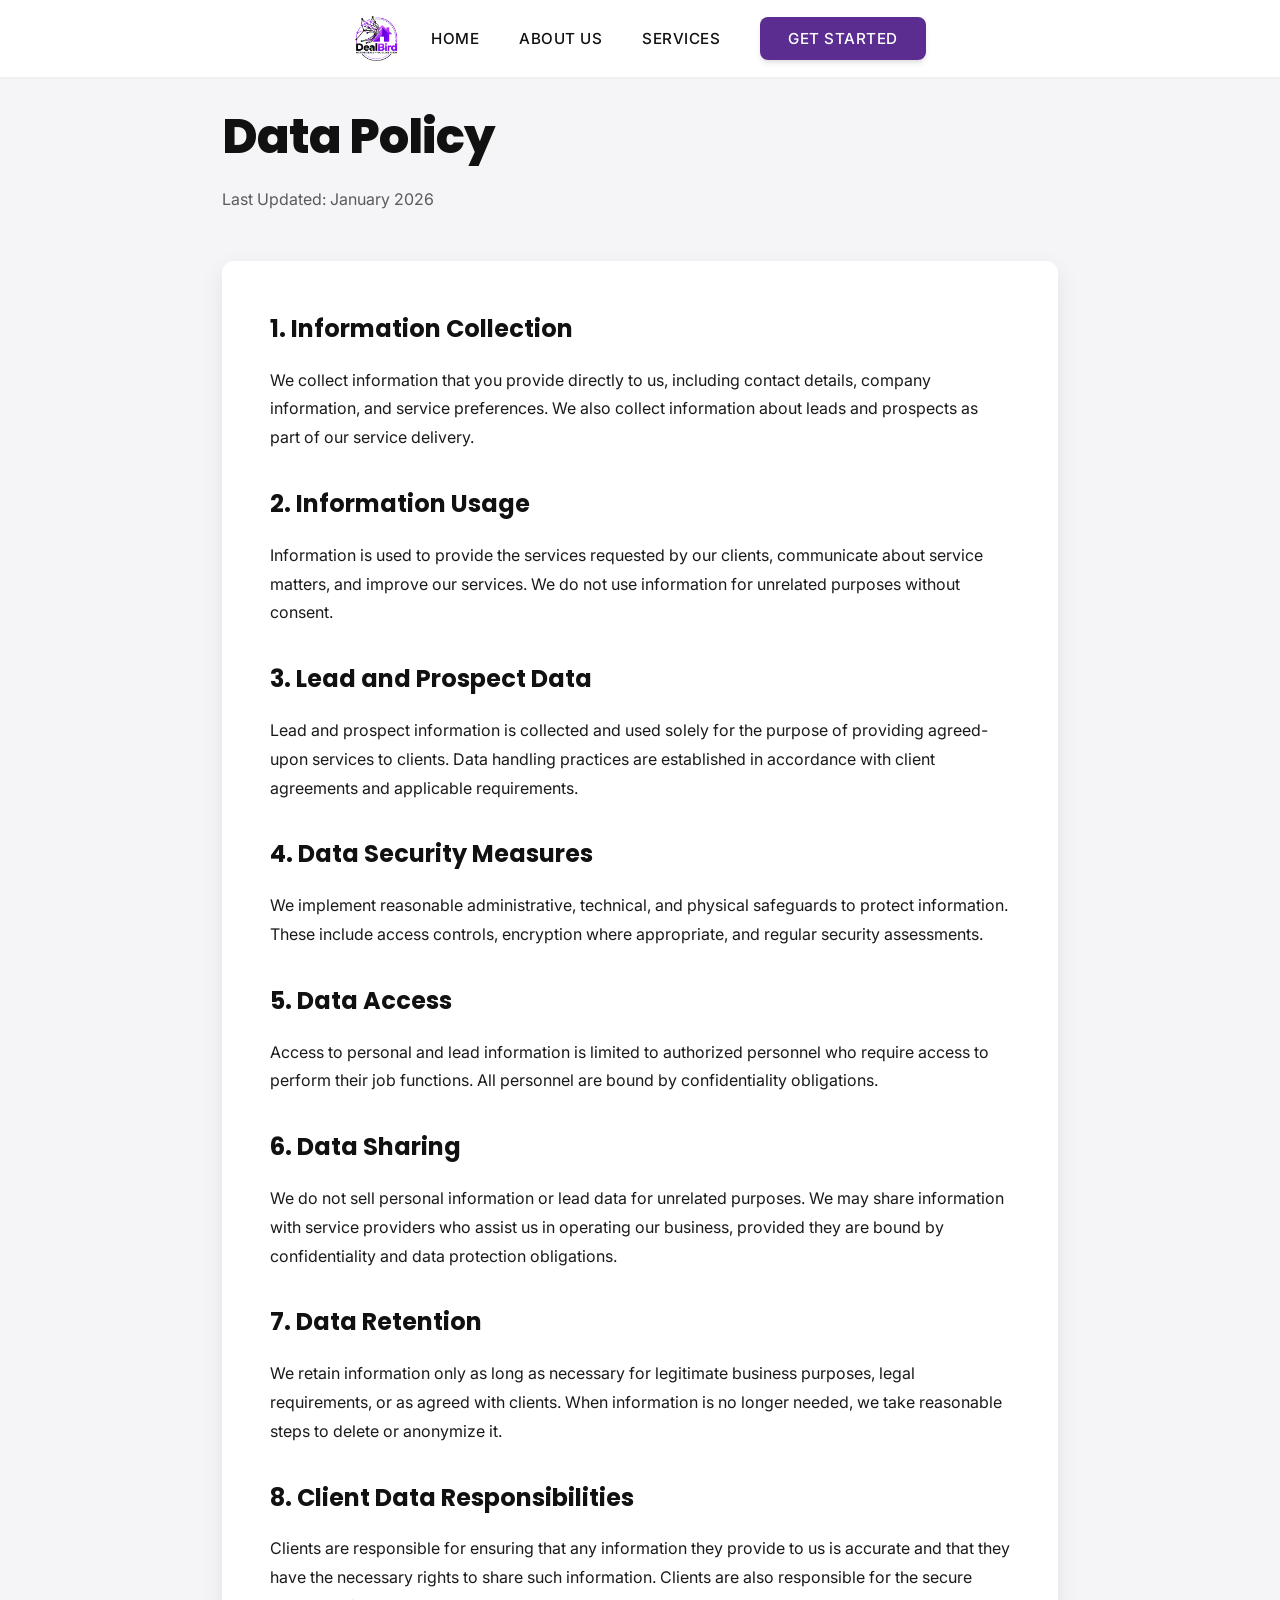
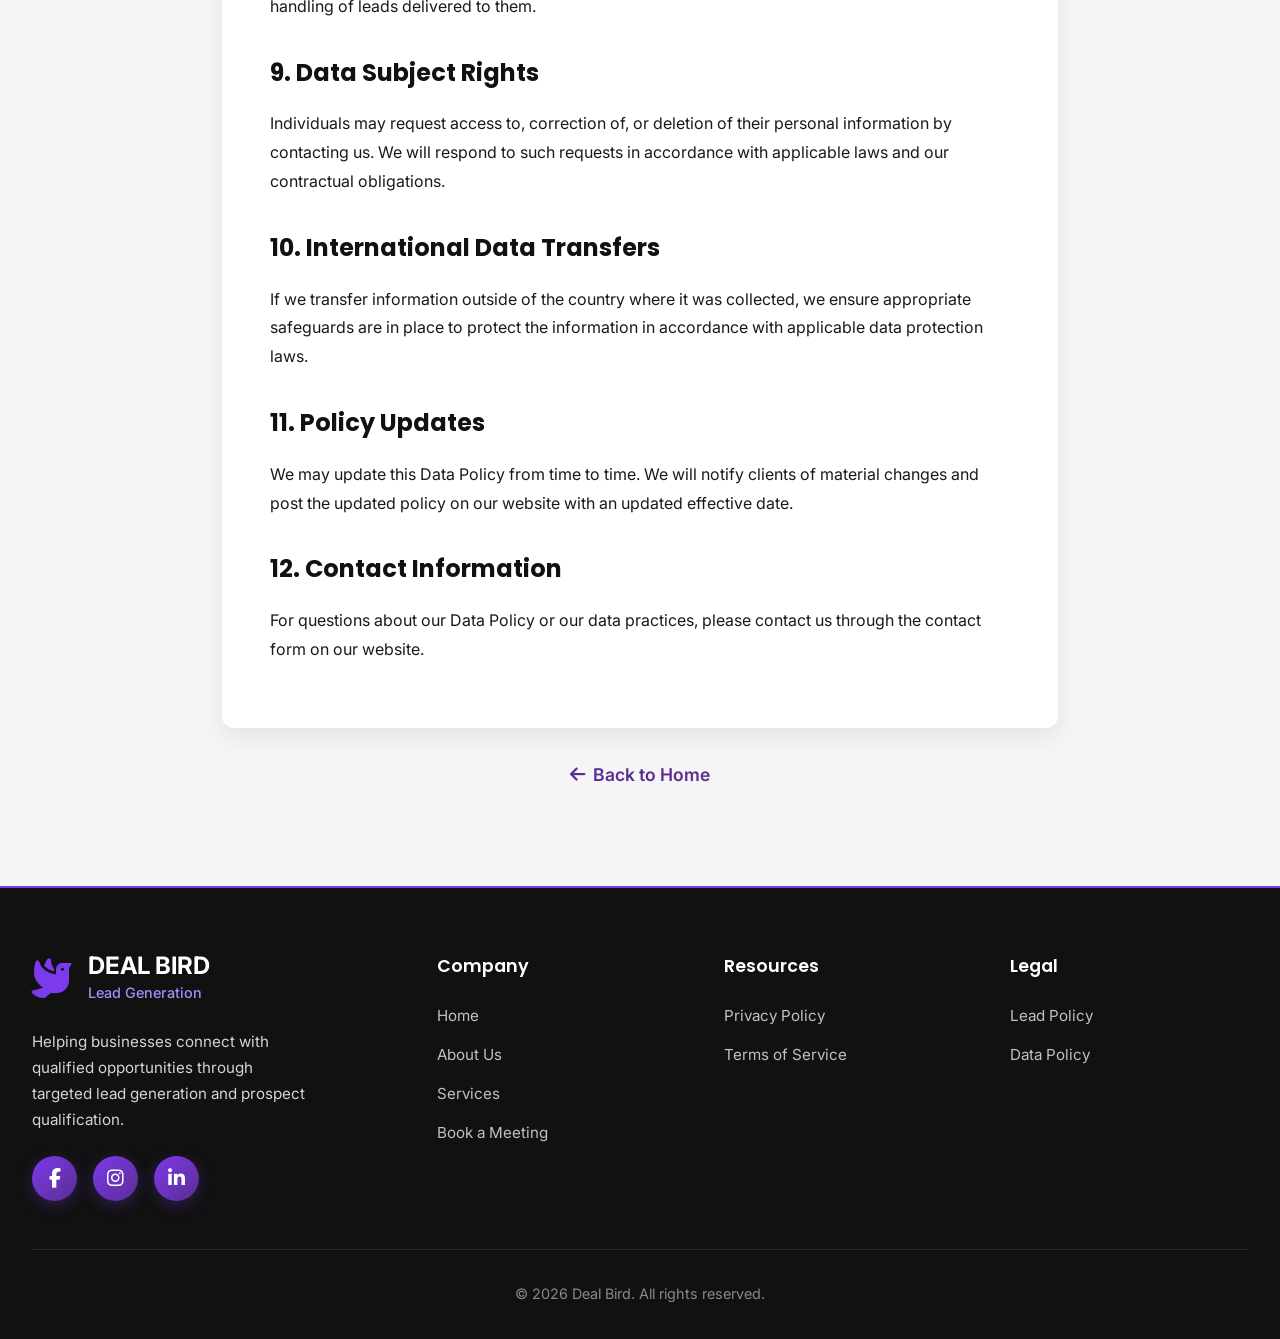
<file: data-policy.html>
<!DOCTYPE html>
<html lang="en">
<head>
    <meta charset="UTF-8">
    <meta name="viewport" content="width=device-width, initial-scale=1.0">
    <title>Data Policy | Deal Bird - Lead Generation Services</title>
    <meta name="description" content="Deal Bird's Data Policy - Learn how we collect, use, store, and protect data in our lead generation and cold calling services.">
    <meta name="keywords" content="data policy, data protection, leads data, cold calling data, lead generation data policy, Deal Bird data policy">
    <meta name="author" content="Deal Bird">
    <meta name="robots" content="index, follow">
    <meta name="theme-color" content="#8E24AA">
    
    <!-- Open Graph / Facebook -->
    <meta property="og:type" content="website">
    <meta property="og:url" content="https://dealbird-us.com/data-policy.html">
    <meta property="og:title" content="Data Policy | Deal Bird - Lead Generation Services">
    <meta property="og:description" content="Deal Bird's Data Policy - Learn how we collect, use, store, and protect data in our lead generation and cold calling services.">
    <meta property="og:image" content="https://dealbird-us.com/assets/logo.ico">
    
    <!-- Twitter -->
    <meta property="twitter:card" content="summary_large_image">
    <meta property="twitter:url" content="https://dealbird-us.com/data-policy.html">
    <meta property="twitter:title" content="Data Policy | Deal Bird - Lead Generation Services">
    <meta property="twitter:description" content="Deal Bird's Data Policy - Learn how we collect, use, store, and protect data in our lead generation and cold calling services.">
    <meta property="twitter:image" content="https://dealbird-us.com/assets/logo.ico">
    
    <!-- Canonical URL -->
    <link rel="canonical" href="https://dealbird-us.com/data-policy.html">
    
    <!-- Favicon - Google Compliant -->
    <link rel="icon" type="image/x-icon" href="assets/logo.ico">
    <link rel="icon" type="image/png" sizes="48x48" href="assets/logo.ico">
    <link rel="icon" type="image/png" sizes="96x96" href="assets/logo.ico">
    <link rel="icon" type="image/png" sizes="192x192" href="assets/logo.ico">
    <link rel="dns-prefetch" href="https://fonts.googleapis.com">
    <link rel="stylesheet" href="styles.css">
    <link rel="stylesheet" href="https://cdnjs.cloudflare.com/ajax/libs/font-awesome/6.4.0/css/all.min.css" media="print" onload="this.media='all'">
    <link href="https://fonts.googleapis.com/css2?family=Poppins:wght@400;500;600;700;800&family=Inter:wght@400;500;600&display=swap" rel="stylesheet">
</head>
<body>
    <!-- Navigation -->
    <nav class="navbar">
        <div class="nav-container">
            <div class="logo">
                <img src="assets/logo.ico" alt="Deal Bird Logo" class="logo-img" width="48" height="48" decoding="async">
            </div>
            <ul class="nav-menu">
                <li><a href="index.html#home">Home</a></li>
                <li><a href="index.html#about">About Us</a></li>
                <li><a href="index.html#services">Services</a></li>
                <li><a href="index.html#book-meeting" class="btn-book-meeting">Get Started</a></li>
            </ul>
            <div class="hamburger">
                <span></span>
                <span></span>
                <span></span>
            </div>
        </div>
    </nav>

    <!-- Data Policy Content -->
    <section class="legal-page">
        <div class="legal-container">
            <h1>Data Policy</h1>
            <p class="legal-updated">Last Updated: January 2026</p>
            
            <div class="legal-content">
                <h2>1. Information Collection</h2>
                <p>We collect information that you provide directly to us, including contact details, company information, and service preferences. We also collect information about leads and prospects as part of our service delivery.</p>
                
                <h2>2. Information Usage</h2>
                <p>Information is used to provide the services requested by our clients, communicate about service matters, and improve our services. We do not use information for unrelated purposes without consent.</p>
                
                <h2>3. Lead and Prospect Data</h2>
                <p>Lead and prospect information is collected and used solely for the purpose of providing agreed-upon services to clients. Data handling practices are established in accordance with client agreements and applicable requirements.</p>
                
                <h2>4. Data Security Measures</h2>
                <p>We implement reasonable administrative, technical, and physical safeguards to protect information. These include access controls, encryption where appropriate, and regular security assessments.</p>
                
                <h2>5. Data Access</h2>
                <p>Access to personal and lead information is limited to authorized personnel who require access to perform their job functions. All personnel are bound by confidentiality obligations.</p>
                
                <h2>6. Data Sharing</h2>
                <p>We do not sell personal information or lead data for unrelated purposes. We may share information with service providers who assist us in operating our business, provided they are bound by confidentiality and data protection obligations.</p>
                
                <h2>7. Data Retention</h2>
                <p>We retain information only as long as necessary for legitimate business purposes, legal requirements, or as agreed with clients. When information is no longer needed, we take reasonable steps to delete or anonymize it.</p>
                
                <h2>8. Client Data Responsibilities</h2>
                <p>Clients are responsible for ensuring that any information they provide to us is accurate and that they have the necessary rights to share such information. Clients are also responsible for the secure handling of leads delivered to them.</p>
                
                <h2>9. Data Subject Rights</h2>
                <p>Individuals may request access to, correction of, or deletion of their personal information by contacting us. We will respond to such requests in accordance with applicable laws and our contractual obligations.</p>
                
                <h2>10. International Data Transfers</h2>
                <p>If we transfer information outside of the country where it was collected, we ensure appropriate safeguards are in place to protect the information in accordance with applicable data protection laws.</p>
                
                <h2>11. Policy Updates</h2>
                <p>We may update this Data Policy from time to time. We will notify clients of material changes and post the updated policy on our website with an updated effective date.</p>
                
                <h2>12. Contact Information</h2>
                <p>For questions about our Data Policy or our data practices, please contact us through the contact form on our website.</p>
            </div>
            
            <div class="legal-footer">
                <a href="index.html" class="back-link"><i class="fas fa-arrow-left"></i> Back to Home</a>
            </div>
        </div>
    </section>

    <!-- Footer -->
    <footer class="footer">
        <div class="footer-container">
            <div class="footer-grid">
                <div class="footer-brand">
                    <div class="footer-logo-lockup">
                        <i class="fas fa-dove footer-logo-icon"></i>
                        <div class="footer-logo-text">
                            <span class="footer-logo-name">DEAL BIRD</span>
                            <span class="footer-logo-tagline">Lead Generation</span>
                        </div>
                    </div>
                    <p class="footer-description">Helping businesses connect with qualified opportunities through targeted lead generation and prospect qualification.</p>
                    <div class="social-links">
                        <a href="https://www.facebook.com/profile.php?id=61592684417200" target="_blank" class="social-link" aria-label="Facebook">
                            <i class="fab fa-facebook-f"></i>
                        </a>
                        <a href="https://www.instagram.com/dealbird_/" target="_blank" class="social-link" aria-label="Instagram">
                            <i class="fab fa-instagram"></i>
                        </a>
                        <a href="https://www.linkedin.com/company/deal-birdd/about/" target="_blank" class="social-link" aria-label="LinkedIn">
                            <i class="fab fa-linkedin-in"></i>
                        </a>
                    </div>
                </div>
                <div class="footer-company">
                    <h4>Company</h4>
                    <ul>
                        <li><a href="index.html#home">Home</a></li>
                        <li><a href="index.html#about">About Us</a></li>
                        <li><a href="index.html#services">Services</a></li>
                        <li><a href="index.html#book-meeting">Book a Meeting</a></li>
                    </ul>
                </div>
                <div class="footer-resources">
                    <h4>Resources</h4>
                    <ul>
                        <li><a href="privacy-policy.html">Privacy Policy</a></li>
                        <li><a href="terms-of-service.html">Terms of Service</a></li>
                    </ul>
                </div>
                <div class="footer-legal">
                    <h4>Legal</h4>
                    <ul>
                        <li><a href="lead-policy.html">Lead Policy</a></li>
                        <li><a href="data-policy.html">Data Policy</a></li>
                    </ul>
                </div>
            </div>
            <div class="footer-bottom">
                <p>&copy; 2026 Deal Bird. All rights reserved.</p>
            </div>
        </div>
    </footer>

    <script src="script.js"></script>
</body>
</html>
</file>
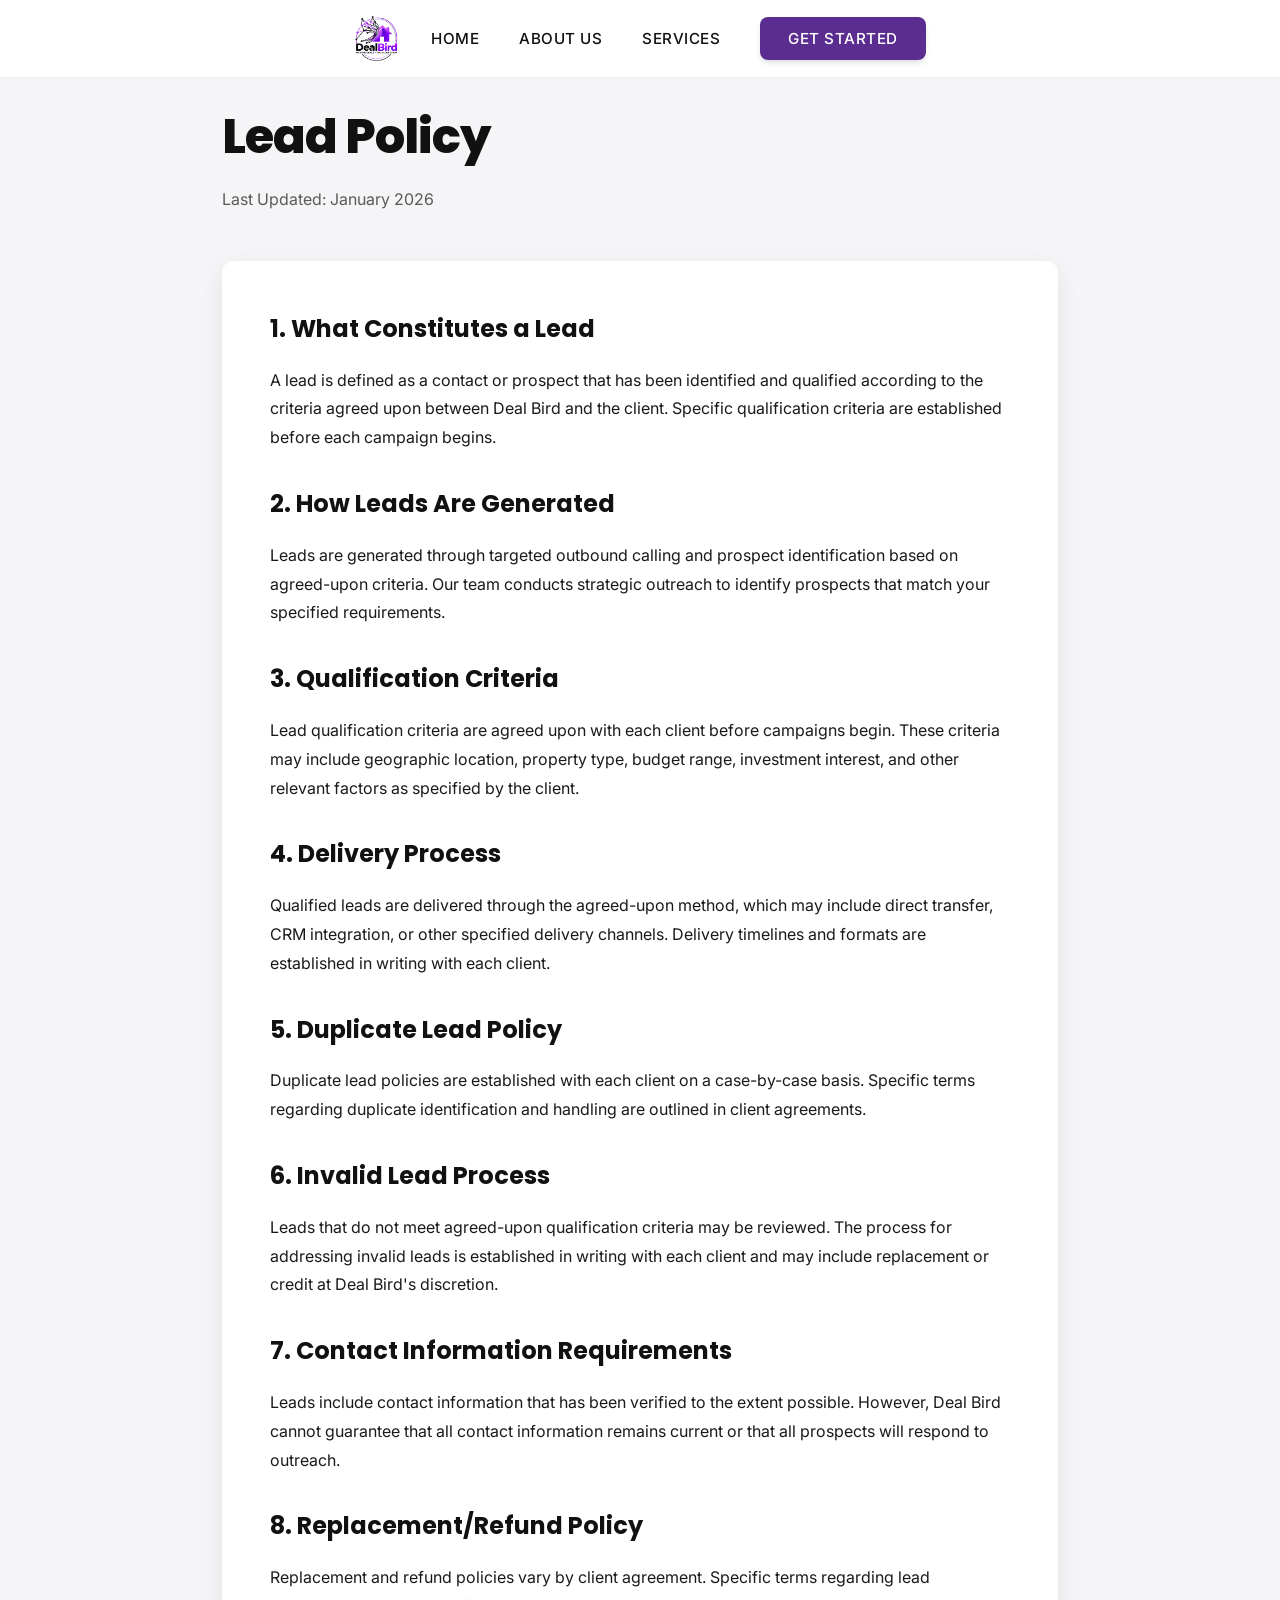
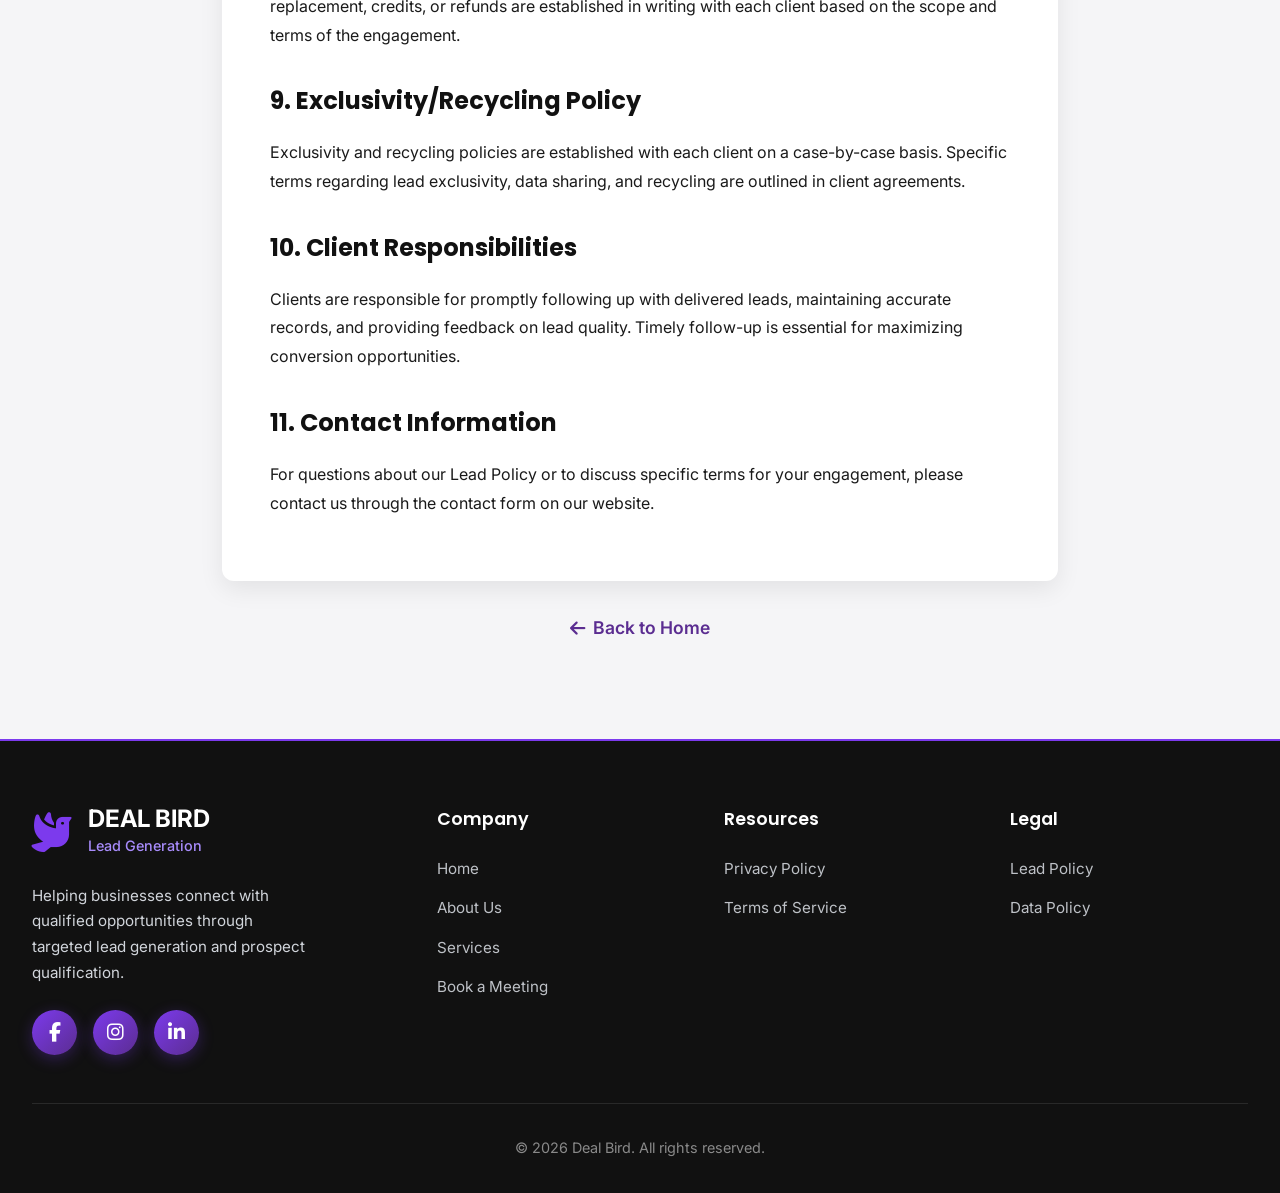
<file: lead-policy.html>
<!DOCTYPE html>
<html lang="en">
<head>
    <meta charset="UTF-8">
    <meta name="viewport" content="width=device-width, initial-scale=1.0">
    <title>Lead Policy | Deal Bird - Lead Generation Services</title>
    <meta name="description" content="Deal Bird's Lead Policy - Learn about our lead qualification criteria, delivery process, and policies for lead generation and cold calling services.">
    <meta name="keywords" content="lead policy, lead qualification, leads policy, cold calling leads, lead generation criteria, Deal Bird lead policy, exclusive leads policy">
    <meta name="author" content="Deal Bird">
    <meta name="robots" content="index, follow">
    <meta name="theme-color" content="#8E24AA">
    
    <!-- Open Graph / Facebook -->
    <meta property="og:type" content="website">
    <meta property="og:url" content="https://dealbird-us.com/lead-policy.html">
    <meta property="og:title" content="Lead Policy | Deal Bird - Lead Generation Services">
    <meta property="og:description" content="Deal Bird's Lead Policy - Learn about our lead qualification criteria, delivery process, and policies for lead generation and cold calling services.">
    <meta property="og:image" content="https://dealbird-us.com/assets/logo.ico">
    
    <!-- Twitter -->
    <meta property="twitter:card" content="summary_large_image">
    <meta property="twitter:url" content="https://dealbird-us.com/lead-policy.html">
    <meta property="twitter:title" content="Lead Policy | Deal Bird - Lead Generation Services">
    <meta property="twitter:description" content="Deal Bird's Lead Policy - Learn about our lead qualification criteria, delivery process, and policies for lead generation and cold calling services.">
    <meta property="twitter:image" content="https://dealbird-us.com/assets/logo.ico">
    
    <!-- Canonical URL -->
    <link rel="canonical" href="https://dealbird-us.com/lead-policy.html">
    
    <!-- Favicon - Google Compliant -->
    <link rel="icon" type="image/x-icon" href="assets/logo.ico">
    <link rel="icon" type="image/png" sizes="48x48" href="assets/logo.ico">
    <link rel="icon" type="image/png" sizes="96x96" href="assets/logo.ico">
    <link rel="icon" type="image/png" sizes="192x192" href="assets/logo.ico">
    <link rel="dns-prefetch" href="https://fonts.googleapis.com">
    <link rel="stylesheet" href="styles.css">
    <link rel="stylesheet" href="https://cdnjs.cloudflare.com/ajax/libs/font-awesome/6.4.0/css/all.min.css" media="print" onload="this.media='all'">
    <link href="https://fonts.googleapis.com/css2?family=Poppins:wght@400;500;600;700;800&family=Inter:wght@400;500;600&display=swap" rel="stylesheet">
</head>
<body>
    <!-- Navigation -->
    <nav class="navbar">
        <div class="nav-container">
            <div class="logo">
                <img src="assets/logo.ico" alt="Deal Bird Logo" class="logo-img" width="48" height="48" decoding="async">
            </div>
            <ul class="nav-menu">
                <li><a href="index.html#home">Home</a></li>
                <li><a href="index.html#about">About Us</a></li>
                <li><a href="index.html#services">Services</a></li>
                <li><a href="index.html#book-meeting" class="btn-book-meeting">Get Started</a></li>
            </ul>
            <div class="hamburger">
                <span></span>
                <span></span>
                <span></span>
            </div>
        </div>
    </nav>

    <!-- Lead Policy Content -->
    <section class="legal-page">
        <div class="legal-container">
            <h1>Lead Policy</h1>
            <p class="legal-updated">Last Updated: January 2026</p>
            
            <div class="legal-content">
                <h2>1. What Constitutes a Lead</h2>
                <p>A lead is defined as a contact or prospect that has been identified and qualified according to the criteria agreed upon between Deal Bird and the client. Specific qualification criteria are established before each campaign begins.</p>
                
                <h2>2. How Leads Are Generated</h2>
                <p>Leads are generated through targeted outbound calling and prospect identification based on agreed-upon criteria. Our team conducts strategic outreach to identify prospects that match your specified requirements.</p>
                
                <h2>3. Qualification Criteria</h2>
                <p>Lead qualification criteria are agreed upon with each client before campaigns begin. These criteria may include geographic location, property type, budget range, investment interest, and other relevant factors as specified by the client.</p>
                
                <h2>4. Delivery Process</h2>
                <p>Qualified leads are delivered through the agreed-upon method, which may include direct transfer, CRM integration, or other specified delivery channels. Delivery timelines and formats are established in writing with each client.</p>
                
                <h2>5. Duplicate Lead Policy</h2>
                <p>Duplicate lead policies are established with each client on a case-by-case basis. Specific terms regarding duplicate identification and handling are outlined in client agreements.</p>
                
                <h2>6. Invalid Lead Process</h2>
                <p>Leads that do not meet agreed-upon qualification criteria may be reviewed. The process for addressing invalid leads is established in writing with each client and may include replacement or credit at Deal Bird's discretion.</p>
                
                <h2>7. Contact Information Requirements</h2>
                <p>Leads include contact information that has been verified to the extent possible. However, Deal Bird cannot guarantee that all contact information remains current or that all prospects will respond to outreach.</p>
                
                <h2>8. Replacement/Refund Policy</h2>
                <p>Replacement and refund policies vary by client agreement. Specific terms regarding lead replacement, credits, or refunds are established in writing with each client based on the scope and terms of the engagement.</p>
                
                <h2>9. Exclusivity/Recycling Policy</h2>
                <p>Exclusivity and recycling policies are established with each client on a case-by-case basis. Specific terms regarding lead exclusivity, data sharing, and recycling are outlined in client agreements.</p>
                
                <h2>10. Client Responsibilities</h2>
                <p>Clients are responsible for promptly following up with delivered leads, maintaining accurate records, and providing feedback on lead quality. Timely follow-up is essential for maximizing conversion opportunities.</p>
                
                <h2>11. Contact Information</h2>
                <p>For questions about our Lead Policy or to discuss specific terms for your engagement, please contact us through the contact form on our website.</p>
            </div>
            
            <div class="legal-footer">
                <a href="index.html" class="back-link"><i class="fas fa-arrow-left"></i> Back to Home</a>
            </div>
        </div>
    </section>

    <!-- Footer -->
    <footer class="footer">
        <div class="footer-container">
            <div class="footer-grid">
                <div class="footer-brand">
                    <div class="footer-logo-lockup">
                        <i class="fas fa-dove footer-logo-icon"></i>
                        <div class="footer-logo-text">
                            <span class="footer-logo-name">DEAL BIRD</span>
                            <span class="footer-logo-tagline">Lead Generation</span>
                        </div>
                    </div>
                    <p class="footer-description">Helping businesses connect with qualified opportunities through targeted lead generation and prospect qualification.</p>
                    <div class="social-links">
                        <a href="https://www.facebook.com/profile.php?id=61592684417200" target="_blank" class="social-link" aria-label="Facebook">
                            <i class="fab fa-facebook-f"></i>
                        </a>
                        <a href="https://www.instagram.com/dealbird_/" target="_blank" class="social-link" aria-label="Instagram">
                            <i class="fab fa-instagram"></i>
                        </a>
                        <a href="https://www.linkedin.com/company/deal-birdd/about/" target="_blank" class="social-link" aria-label="LinkedIn">
                            <i class="fab fa-linkedin-in"></i>
                        </a>
                    </div>
                </div>
                <div class="footer-company">
                    <h4>Company</h4>
                    <ul>
                        <li><a href="index.html#home">Home</a></li>
                        <li><a href="index.html#about">About Us</a></li>
                        <li><a href="index.html#services">Services</a></li>
                        <li><a href="index.html#book-meeting">Book a Meeting</a></li>
                    </ul>
                </div>
                <div class="footer-resources">
                    <h4>Resources</h4>
                    <ul>
                        <li><a href="privacy-policy.html">Privacy Policy</a></li>
                        <li><a href="terms-of-service.html">Terms of Service</a></li>
                    </ul>
                </div>
                <div class="footer-legal">
                    <h4>Legal</h4>
                    <ul>
                        <li><a href="lead-policy.html">Lead Policy</a></li>
                        <li><a href="data-policy.html">Data Policy</a></li>
                    </ul>
                </div>
            </div>
            <div class="footer-bottom">
                <p>&copy; 2026 Deal Bird. All rights reserved.</p>
            </div>
        </div>
    </footer>

    <script src="script.js"></script>
</body>
</html>
</file>
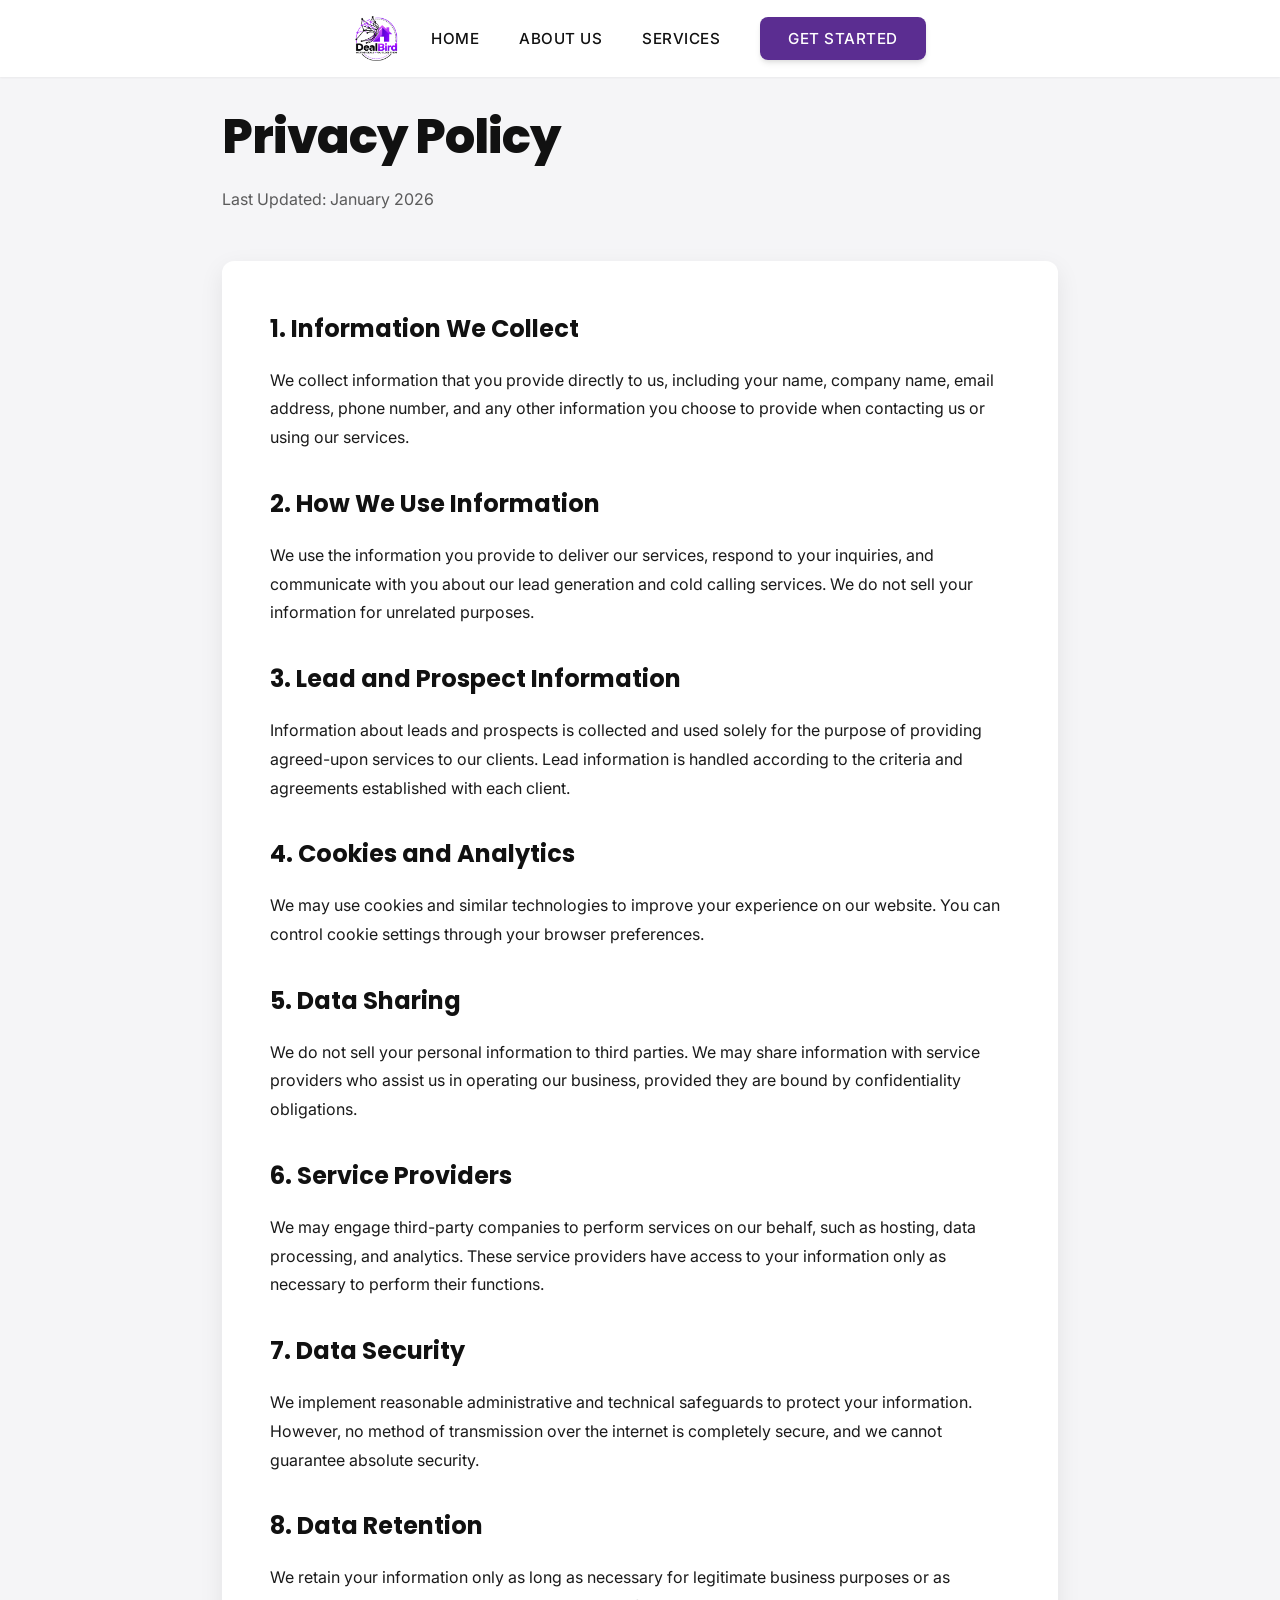
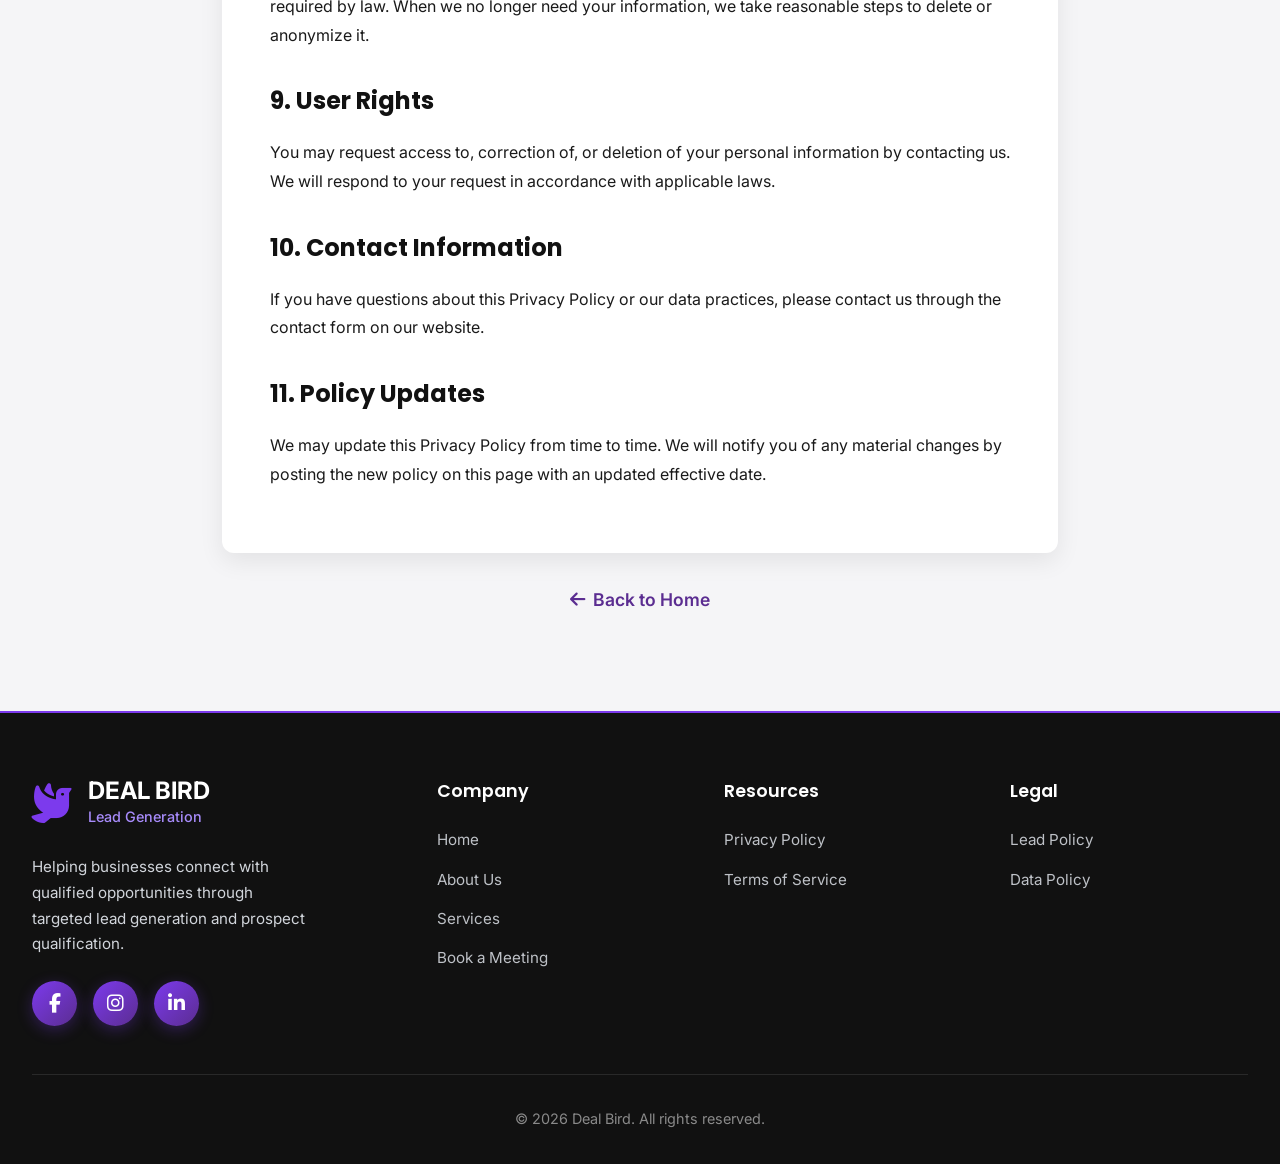
<file: privacy-policy.html>
<!DOCTYPE html>
<html lang="en">
<head>
    <meta charset="UTF-8">
    <meta name="viewport" content="width=device-width, initial-scale=1.0">
    <title>Privacy Policy | Deal Bird - Lead Generation Services</title>
    <meta name="description" content="Deal Bird's Privacy Policy - Learn how we collect, use, and protect your information in our lead generation and cold calling services.">
    <meta name="keywords" content="privacy policy, data protection, leads privacy, cold calling privacy, lead generation data policy, Deal Bird privacy">
    <meta name="author" content="Deal Bird">
    <meta name="robots" content="index, follow">
    <meta name="theme-color" content="#8E24AA">
    
    <!-- Open Graph / Facebook -->
    <meta property="og:type" content="website">
    <meta property="og:url" content="https://dealbird-us.com/privacy-policy.html">
    <meta property="og:title" content="Privacy Policy | Deal Bird - Lead Generation Services">
    <meta property="og:description" content="Deal Bird's Privacy Policy - Learn how we collect, use, and protect your information in our lead generation and cold calling services.">
    <meta property="og:image" content="https://dealbird-us.com/assets/logo.ico">
    
    <!-- Twitter -->
    <meta property="twitter:card" content="summary_large_image">
    <meta property="twitter:url" content="https://dealbird-us.com/privacy-policy.html">
    <meta property="twitter:title" content="Privacy Policy | Deal Bird - Lead Generation Services">
    <meta property="twitter:description" content="Deal Bird's Privacy Policy - Learn how we collect, use, and protect your information in our lead generation and cold calling services.">
    <meta property="twitter:image" content="https://dealbird-us.com/assets/logo.ico">
    
    <!-- Canonical URL -->
    <link rel="canonical" href="https://dealbird-us.com/privacy-policy.html">
    
    <!-- Favicon - Google Compliant -->
    <link rel="icon" type="image/x-icon" href="assets/logo.ico">
    <link rel="icon" type="image/png" sizes="48x48" href="assets/logo.ico">
    <link rel="icon" type="image/png" sizes="96x96" href="assets/logo.ico">
    <link rel="icon" type="image/png" sizes="192x192" href="assets/logo.ico">
    <link rel="dns-prefetch" href="https://fonts.googleapis.com">
    <link rel="stylesheet" href="styles.css">
    <link rel="stylesheet" href="https://cdnjs.cloudflare.com/ajax/libs/font-awesome/6.4.0/css/all.min.css" media="print" onload="this.media='all'">
    <link href="https://fonts.googleapis.com/css2?family=Poppins:wght@400;500;600;700;800&family=Inter:wght@400;500;600&display=swap" rel="stylesheet">
</head>
<body>
    <!-- Navigation -->
    <nav class="navbar">
        <div class="nav-container">
            <div class="logo">
                <img src="assets/logo.ico" alt="Deal Bird Logo" class="logo-img" width="48" height="48" decoding="async">
            </div>
            <ul class="nav-menu">
                <li><a href="index.html#home">Home</a></li>
                <li><a href="index.html#about">About Us</a></li>
                <li><a href="index.html#services">Services</a></li>
                <li><a href="index.html#book-meeting" class="btn-book-meeting">Get Started</a></li>
            </ul>
            <div class="hamburger">
                <span></span>
                <span></span>
                <span></span>
            </div>
        </div>
    </nav>

    <!-- Privacy Policy Content -->
    <section class="legal-page">
        <div class="legal-container">
            <h1>Privacy Policy</h1>
            <p class="legal-updated">Last Updated: January 2026</p>
            
            <div class="legal-content">
                <h2>1. Information We Collect</h2>
                <p>We collect information that you provide directly to us, including your name, company name, email address, phone number, and any other information you choose to provide when contacting us or using our services.</p>
                
                <h2>2. How We Use Information</h2>
                <p>We use the information you provide to deliver our services, respond to your inquiries, and communicate with you about our lead generation and cold calling services. We do not sell your information for unrelated purposes.</p>
                
                <h2>3. Lead and Prospect Information</h2>
                <p>Information about leads and prospects is collected and used solely for the purpose of providing agreed-upon services to our clients. Lead information is handled according to the criteria and agreements established with each client.</p>
                
                <h2>4. Cookies and Analytics</h2>
                <p>We may use cookies and similar technologies to improve your experience on our website. You can control cookie settings through your browser preferences.</p>
                
                <h2>5. Data Sharing</h2>
                <p>We do not sell your personal information to third parties. We may share information with service providers who assist us in operating our business, provided they are bound by confidentiality obligations.</p>
                
                <h2>6. Service Providers</h2>
                <p>We may engage third-party companies to perform services on our behalf, such as hosting, data processing, and analytics. These service providers have access to your information only as necessary to perform their functions.</p>
                
                <h2>7. Data Security</h2>
                <p>We implement reasonable administrative and technical safeguards to protect your information. However, no method of transmission over the internet is completely secure, and we cannot guarantee absolute security.</p>
                
                <h2>8. Data Retention</h2>
                <p>We retain your information only as long as necessary for legitimate business purposes or as required by law. When we no longer need your information, we take reasonable steps to delete or anonymize it.</p>
                
                <h2>9. User Rights</h2>
                <p>You may request access to, correction of, or deletion of your personal information by contacting us. We will respond to your request in accordance with applicable laws.</p>
                
                <h2>10. Contact Information</h2>
                <p>If you have questions about this Privacy Policy or our data practices, please contact us through the contact form on our website.</p>
                
                <h2>11. Policy Updates</h2>
                <p>We may update this Privacy Policy from time to time. We will notify you of any material changes by posting the new policy on this page with an updated effective date.</p>
            </div>
            
            <div class="legal-footer">
                <a href="index.html" class="back-link"><i class="fas fa-arrow-left"></i> Back to Home</a>
            </div>
        </div>
    </section>

    <!-- Footer -->
    <footer class="footer">
        <div class="footer-container">
            <div class="footer-grid">
                <div class="footer-brand">
                    <div class="footer-logo-lockup">
                        <i class="fas fa-dove footer-logo-icon"></i>
                        <div class="footer-logo-text">
                            <span class="footer-logo-name">DEAL BIRD</span>
                            <span class="footer-logo-tagline">Lead Generation</span>
                        </div>
                    </div>
                    <p class="footer-description">Helping businesses connect with qualified opportunities through targeted lead generation and prospect qualification.</p>
                    <div class="social-links">
                        <a href="https://www.facebook.com/profile.php?id=61592684417200" target="_blank" class="social-link" aria-label="Facebook">
                            <i class="fab fa-facebook-f"></i>
                        </a>
                        <a href="https://www.instagram.com/dealbird_/" target="_blank" class="social-link" aria-label="Instagram">
                            <i class="fab fa-instagram"></i>
                        </a>
                        <a href="https://www.linkedin.com/company/deal-birdd/about/" target="_blank" class="social-link" aria-label="LinkedIn">
                            <i class="fab fa-linkedin-in"></i>
                        </a>
                    </div>
                </div>
                <div class="footer-company">
                    <h4>Company</h4>
                    <ul>
                        <li><a href="index.html#home">Home</a></li>
                        <li><a href="index.html#about">About Us</a></li>
                        <li><a href="index.html#services">Services</a></li>
                        <li><a href="index.html#book-meeting">Book a Meeting</a></li>
                    </ul>
                </div>
                <div class="footer-resources">
                    <h4>Resources</h4>
                    <ul>
                        <li><a href="privacy-policy.html">Privacy Policy</a></li>
                        <li><a href="terms-of-service.html">Terms of Service</a></li>
                    </ul>
                </div>
                <div class="footer-legal">
                    <h4>Legal</h4>
                    <ul>
                        <li><a href="lead-policy.html">Lead Policy</a></li>
                        <li><a href="data-policy.html">Data Policy</a></li>
                    </ul>
                </div>
            </div>
            <div class="footer-bottom">
                <p>&copy; 2026 Deal Bird. All rights reserved.</p>
            </div>
        </div>
    </footer>

    <script src="script.js"></script>
</body>
</html>
</file>
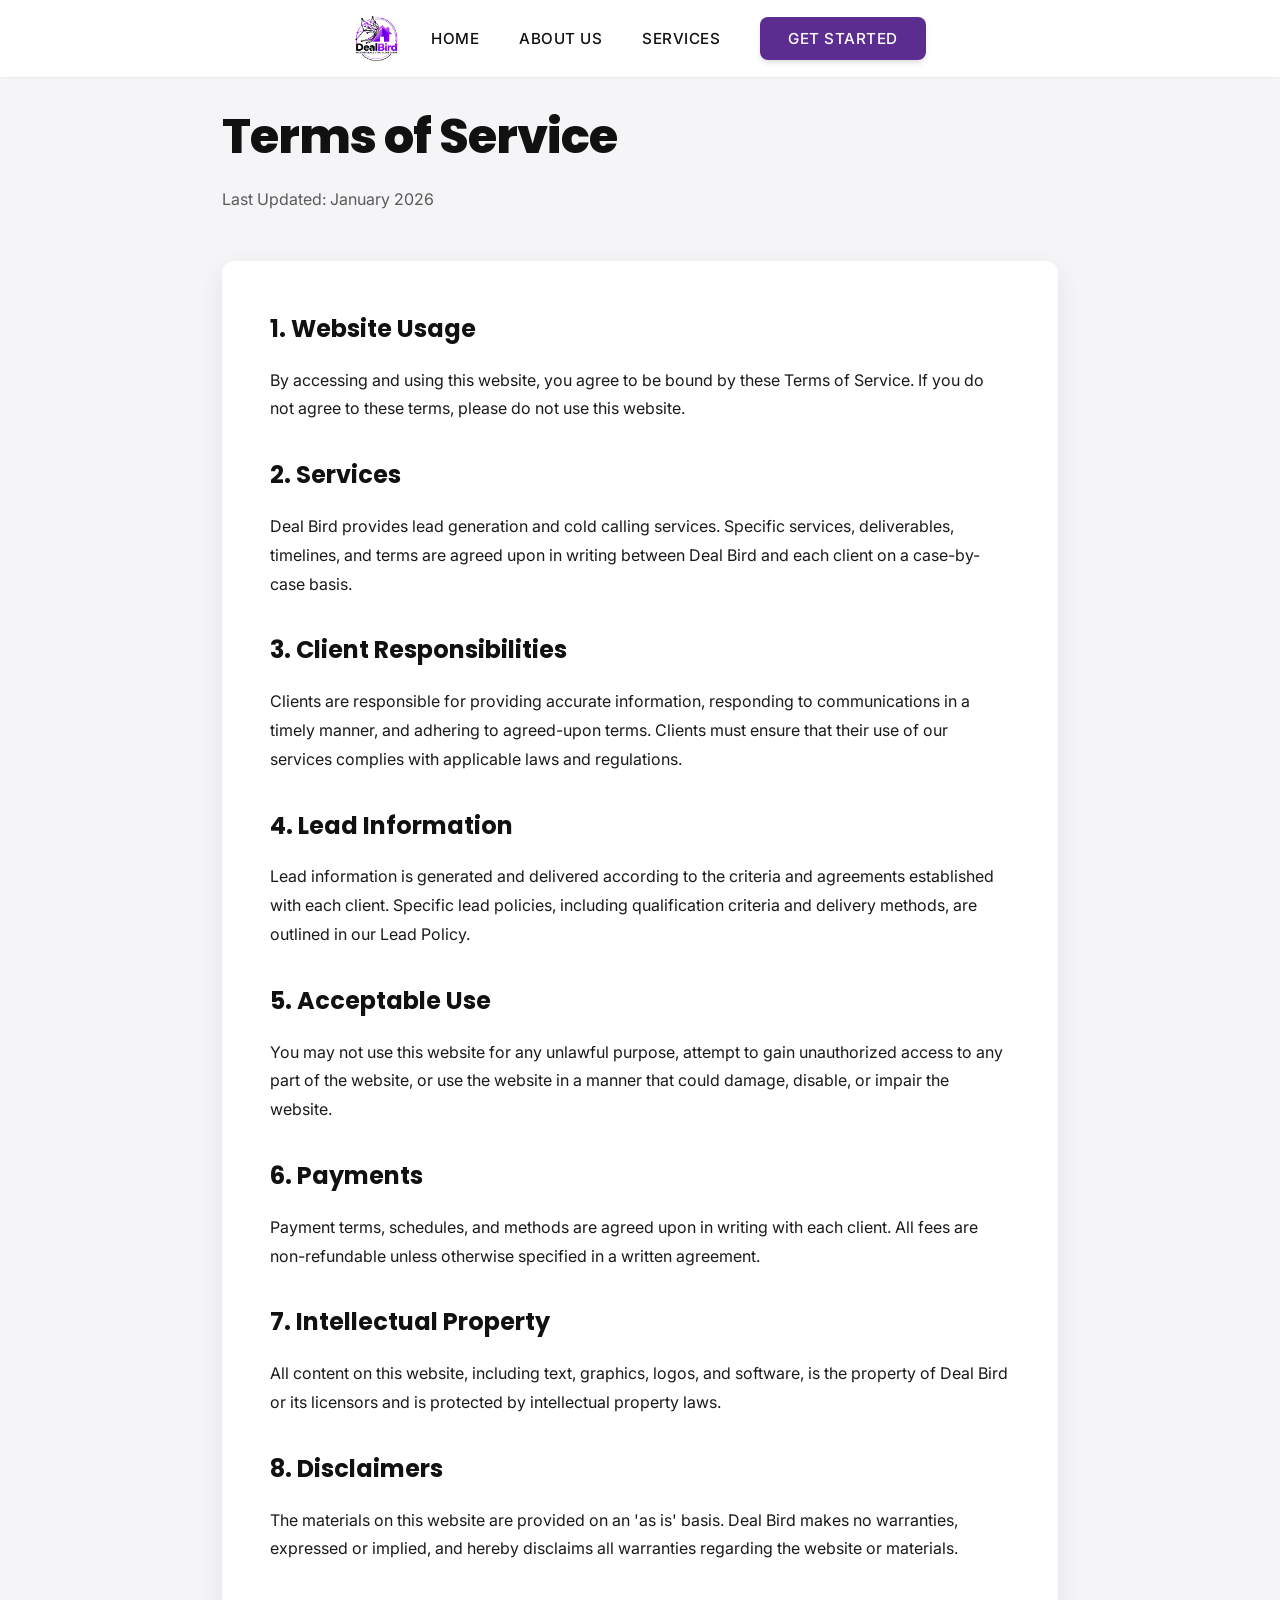
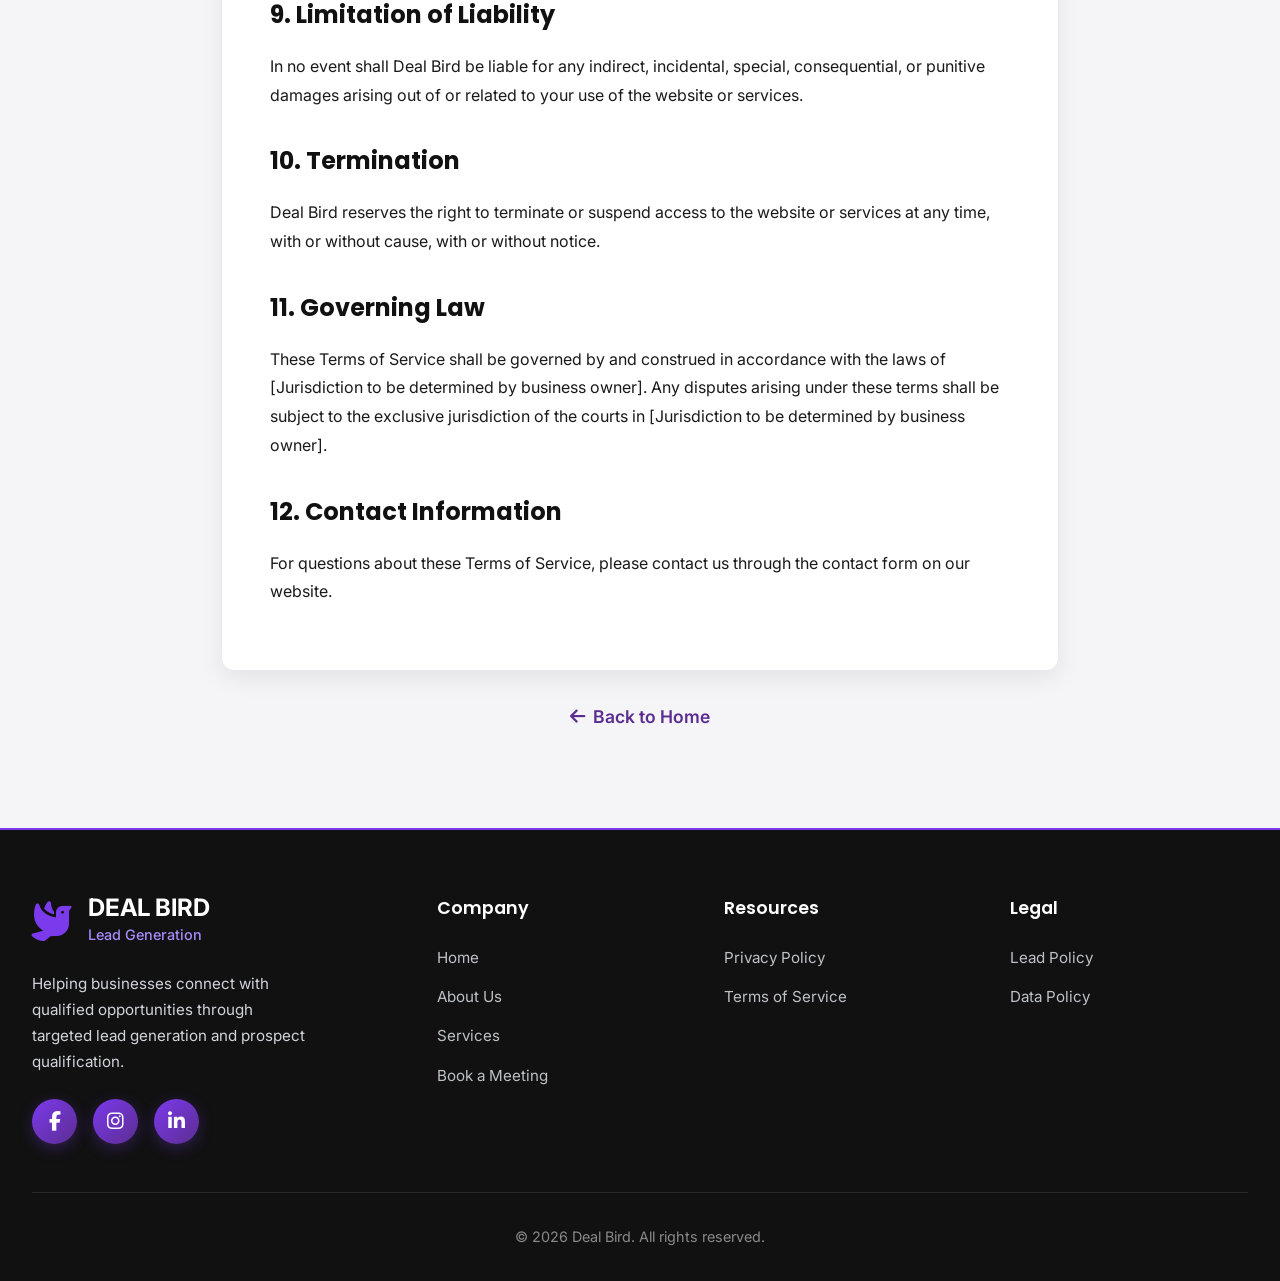
<file: terms-of-service.html>
<!DOCTYPE html>
<html lang="en">
<head>
    <meta charset="UTF-8">
    <meta name="viewport" content="width=device-width, initial-scale=1.0">
    <title>Terms of Service | Deal Bird - Lead Generation Services</title>
    <meta name="description" content="Deal Bird's Terms of Service - Legal terms and conditions for our lead generation, cold calling, and prospect qualification services.">
    <meta name="keywords" content="terms of service, legal terms, leads terms, cold calling terms, lead generation terms, Deal Bird terms">
    <meta name="author" content="Deal Bird">
    <meta name="robots" content="index, follow">
    <meta name="theme-color" content="#8E24AA">
    
    <!-- Open Graph / Facebook -->
    <meta property="og:type" content="website">
    <meta property="og:url" content="https://dealbird-us.com/terms-of-service.html">
    <meta property="og:title" content="Terms of Service | Deal Bird - Lead Generation Services">
    <meta property="og:description" content="Deal Bird's Terms of Service - Legal terms and conditions for our lead generation, cold calling, and prospect qualification services.">
    <meta property="og:image" content="https://dealbird-us.com/assets/logo.ico">
    
    <!-- Twitter -->
    <meta property="twitter:card" content="summary_large_image">
    <meta property="twitter:url" content="https://dealbird-us.com/terms-of-service.html">
    <meta property="twitter:title" content="Terms of Service | Deal Bird - Lead Generation Services">
    <meta property="twitter:description" content="Deal Bird's Terms of Service - Legal terms and conditions for our lead generation, cold calling, and prospect qualification services.">
    <meta property="twitter:image" content="https://dealbird-us.com/assets/logo.ico">
    
    <!-- Canonical URL -->
    <link rel="canonical" href="https://dealbird-us.com/terms-of-service.html">
    
    <!-- Favicon - Google Compliant -->
    <link rel="icon" type="image/x-icon" href="assets/logo.ico">
    <link rel="icon" type="image/png" sizes="48x48" href="assets/logo.ico">
    <link rel="icon" type="image/png" sizes="96x96" href="assets/logo.ico">
    <link rel="icon" type="image/png" sizes="192x192" href="assets/logo.ico">
    <link rel="dns-prefetch" href="https://fonts.googleapis.com">
    <link rel="stylesheet" href="styles.css">
    <link rel="stylesheet" href="https://cdnjs.cloudflare.com/ajax/libs/font-awesome/6.4.0/css/all.min.css" media="print" onload="this.media='all'">
    <link href="https://fonts.googleapis.com/css2?family=Poppins:wght@400;500;600;700;800&family=Inter:wght@400;500;600&display=swap" rel="stylesheet">
</head>
<body>
    <!-- Navigation -->
    <nav class="navbar">
        <div class="nav-container">
            <div class="logo">
                <img src="assets/logo.ico" alt="Deal Bird Logo" class="logo-img" width="48" height="48" decoding="async">
            </div>
            <ul class="nav-menu">
                <li><a href="index.html#home">Home</a></li>
                <li><a href="index.html#about">About Us</a></li>
                <li><a href="index.html#services">Services</a></li>
                <li><a href="index.html#book-meeting" class="btn-book-meeting">Get Started</a></li>
            </ul>
            <div class="hamburger">
                <span></span>
                <span></span>
                <span></span>
            </div>
        </div>
    </nav>

    <!-- Terms of Service Content -->
    <section class="legal-page">
        <div class="legal-container">
            <h1>Terms of Service</h1>
            <p class="legal-updated">Last Updated: January 2026</p>
            
            <div class="legal-content">
                <h2>1. Website Usage</h2>
                <p>By accessing and using this website, you agree to be bound by these Terms of Service. If you do not agree to these terms, please do not use this website.</p>
                
                <h2>2. Services</h2>
                <p>Deal Bird provides lead generation and cold calling services. Specific services, deliverables, timelines, and terms are agreed upon in writing between Deal Bird and each client on a case-by-case basis.</p>
                
                <h2>3. Client Responsibilities</h2>
                <p>Clients are responsible for providing accurate information, responding to communications in a timely manner, and adhering to agreed-upon terms. Clients must ensure that their use of our services complies with applicable laws and regulations.</p>
                
                <h2>4. Lead Information</h2>
                <p>Lead information is generated and delivered according to the criteria and agreements established with each client. Specific lead policies, including qualification criteria and delivery methods, are outlined in our Lead Policy.</p>
                
                <h2>5. Acceptable Use</h2>
                <p>You may not use this website for any unlawful purpose, attempt to gain unauthorized access to any part of the website, or use the website in a manner that could damage, disable, or impair the website.</p>
                
                <h2>6. Payments</h2>
                <p>Payment terms, schedules, and methods are agreed upon in writing with each client. All fees are non-refundable unless otherwise specified in a written agreement.</p>
                
                <h2>7. Intellectual Property</h2>
                <p>All content on this website, including text, graphics, logos, and software, is the property of Deal Bird or its licensors and is protected by intellectual property laws.</p>
                
                <h2>8. Disclaimers</h2>
                <p>The materials on this website are provided on an 'as is' basis. Deal Bird makes no warranties, expressed or implied, and hereby disclaims all warranties regarding the website or materials.</p>
                
                <h2>9. Limitation of Liability</h2>
                <p>In no event shall Deal Bird be liable for any indirect, incidental, special, consequential, or punitive damages arising out of or related to your use of the website or services.</p>
                
                <h2>10. Termination</h2>
                <p>Deal Bird reserves the right to terminate or suspend access to the website or services at any time, with or without cause, with or without notice.</p>
                
                <h2>11. Governing Law</h2>
                <p>These Terms of Service shall be governed by and construed in accordance with the laws of [Jurisdiction to be determined by business owner]. Any disputes arising under these terms shall be subject to the exclusive jurisdiction of the courts in [Jurisdiction to be determined by business owner].</p>
                
                <h2>12. Contact Information</h2>
                <p>For questions about these Terms of Service, please contact us through the contact form on our website.</p>
            </div>
            
            <div class="legal-footer">
                <a href="index.html" class="back-link"><i class="fas fa-arrow-left"></i> Back to Home</a>
            </div>
        </div>
    </section>

    <!-- Footer -->
    <footer class="footer">
        <div class="footer-container">
            <div class="footer-grid">
                <div class="footer-brand">
                    <div class="footer-logo-lockup">
                        <i class="fas fa-dove footer-logo-icon"></i>
                        <div class="footer-logo-text">
                            <span class="footer-logo-name">DEAL BIRD</span>
                            <span class="footer-logo-tagline">Lead Generation</span>
                        </div>
                    </div>
                    <p class="footer-description">Helping businesses connect with qualified opportunities through targeted lead generation and prospect qualification.</p>
                    <div class="social-links">
                        <a href="https://www.facebook.com/profile.php?id=61592684417200" target="_blank" class="social-link" aria-label="Facebook">
                            <i class="fab fa-facebook-f"></i>
                        </a>
                        <a href="https://www.instagram.com/dealbird_/" target="_blank" class="social-link" aria-label="Instagram">
                            <i class="fab fa-instagram"></i>
                        </a>
                        <a href="https://www.linkedin.com/company/deal-birdd/about/" target="_blank" class="social-link" aria-label="LinkedIn">
                            <i class="fab fa-linkedin-in"></i>
                        </a>
                    </div>
                </div>
                <div class="footer-company">
                    <h4>Company</h4>
                    <ul>
                        <li><a href="index.html#home">Home</a></li>
                        <li><a href="index.html#about">About Us</a></li>
                        <li><a href="index.html#services">Services</a></li>
                        <li><a href="index.html#book-meeting">Book a Meeting</a></li>
                    </ul>
                </div>
                <div class="footer-resources">
                    <h4>Resources</h4>
                    <ul>
                        <li><a href="privacy-policy.html">Privacy Policy</a></li>
                        <li><a href="terms-of-service.html">Terms of Service</a></li>
                    </ul>
                </div>
                <div class="footer-legal">
                    <h4>Legal</h4>
                    <ul>
                        <li><a href="lead-policy.html">Lead Policy</a></li>
                        <li><a href="data-policy.html">Data Policy</a></li>
                    </ul>
                </div>
            </div>
            <div class="footer-bottom">
                <p>&copy; 2026 Deal Bird. All rights reserved.</p>
            </div>
        </div>
    </footer>

    <script src="script.js"></script>
</body>
</html>
</file>
<file: styles.css>
/* Reset and Base Styles */
* {
    margin: 0;
    padding: 0;
    box-sizing: border-box;
}

:root {
    --color-primary: #5B2D91;
    --color-accent: #7C3AED;
    --color-dark-purple: #452080;
    --color-black: #111111;
    --color-dark: #1A1A1A;
    --color-white: #FFFFFF;
    --color-off-white: #F5F5F7;
    --color-light-purple: #EDE7F6;
    --shadow-sm: 0 1px 2px 0 rgba(0, 0, 0, 0.05);
    --shadow-md: 0 4px 6px -1px rgba(0, 0, 0, 0.1), 0 2px 4px -1px rgba(0, 0, 0, 0.06);
    --shadow-lg: 0 10px 15px -3px rgba(0, 0, 0, 0.1), 0 4px 6px -2px rgba(0, 0, 0, 0.05);
    --shadow-xl: 0 20px 25px -5px rgba(0, 0, 0, 0.1), 0 10px 10px -5px rgba(0, 0, 0, 0.04);
    --shadow-card: 0 8px 25px rgba(17, 17, 17, 0.08);
    --shadow-button: 0 5px 15px rgba(91, 45, 145, 0.20);
}

body {
    font-family: 'Inter', -apple-system, BlinkMacSystemFont, 'Segoe UI', Roboto, 'Helvetica Neue', Arial, sans-serif;
    background-color: var(--color-off-white);
    color: var(--color-black);
    line-height: 1.7;
    overflow-x: hidden;
    -webkit-font-smoothing: antialiased;
    -moz-osx-font-smoothing: grayscale;
    min-height: 100vh;
    text-rendering: optimizeSpeed;
}

h1, h2, h3, h4, h5, h6 {
    font-family: 'Poppins', -apple-system, BlinkMacSystemFont, 'Segoe UI', Roboto, 'Helvetica Neue', Arial, sans-serif;
    font-weight: 700;
}

body::before {
    display: none;
}

body::after {
    display: none;
}

/* Navigation */
.navbar {
    background-color: var(--color-white);
    padding: 1rem 0;
    position: fixed;
    width: 100%;
    top: 0;
    z-index: 1000;
    box-shadow: var(--shadow-sm);
}

.nav-container {
    max-width: 1400px;
    margin: 0 auto;
    padding: 0 2rem;
    display: flex;
    justify-content: center;
    align-items: center;
    gap: 2rem;
}

.logo {
    display: flex;
    align-items: center;
    gap: 0.75rem;
}

.logo-img {
    height: 45px;
    width: auto;
    object-fit: contain;
}

.nav-menu {
    display: flex;
    list-style: none;
    gap: 2.5rem;
    align-items: center;
}

.nav-menu a {
    text-decoration: none;
    color: var(--color-black);
    font-weight: 500;
    font-size: 0.95rem;
    transition: color 0.3s ease;
    text-transform: uppercase;
    letter-spacing: 0.5px;
    position: relative;
}

.nav-menu a:hover {
    color: var(--color-primary);
}

.nav-menu a::after {
    content: '';
    position: absolute;
    bottom: -4px;
    left: 0;
    width: 0;
    height: 2px;
    background: var(--color-primary);
    transition: width 0.3s ease;
}

.nav-menu a:hover::after {
    width: 100%;
}

.btn-book-meeting {
    background-color: var(--color-primary);
    color: var(--color-white) !important;
    padding: 0.75rem 1.75rem;
    border-radius: 8px;
    font-weight: 600;
    font-size: 0.9rem;
    transition: all 0.3s ease;
    box-shadow: var(--shadow-md);
}

.btn-book-meeting:hover {
    background-color: var(--color-dark-purple);
    transform: translateY(-2px);
    box-shadow: var(--shadow-lg);
}

.hamburger {
    display: none;
    flex-direction: column;
    cursor: pointer;
    gap: 5px;
}

.hamburger span {
    width: 25px;
    height: 3px;
    background-color: var(--black);
    transition: 0.3s;
}

/* Hero Section Wrapper - Flex column for viewport fit */
.hero-wrapper {
    display: flex;
    flex-direction: column;
    justify-content: space-between;
    height: 100vh;
    overflow: hidden;
    width: 100%;
}

/* Hero Section */
.hero {
    position: relative;
    background: var(--color-off-white);
    padding: 0;
    flex: 1;
    overflow: hidden;
    width: 100%;
}

.hero-container {
    max-width: 100%;
    margin: 0 auto;
    padding: 0;
    display: grid;
    grid-template-columns: 45% 55%;
    gap: 0;
    align-items: center;
    width: 100%;
    height: 100%;
}

.hero-left {
    position: relative;
    z-index: 2;
    max-width: 1000px;
    padding: 0 6rem;
}

.hero-brand {
    display: flex;
    align-items: center;
    gap: 1rem;
    margin-bottom: 2rem;
}

.hero-logo {
    height: 60px;
    width: auto;
}

.hero-brand-name {
    font-size: 2rem;
    font-weight: 800;
    color: var(--color-primary);
    letter-spacing: 2px;
}

.hero-right {
    position: relative;
    height: 100%;
    overflow: hidden;
}

.hero-image-wrapper {
    position: absolute;
    top: 0;
    right: 0;
    width: 100%;
    height: 100%;
    clip-path: polygon(20% 0, 100% 0, 100% 100%, 0 100%);
}

.hero-image {
    width: 100%;
    height: 100%;
    object-fit: cover;
    object-position: center center;
}

/* Purple diagonal accent lines along the edge */
.hero-diagonal-line {
    position: absolute;
    top: 0;
    left: 0;
    width: 100%;
    height: 100%;
    background: linear-gradient(135deg, #5B2D91 0%, #5B2D91 3px, transparent 3px);
    clip-path: polygon(19.5% 0, 20.5% 0, -0.5% 100%, 0.5% 100%);
    z-index: 5;
    pointer-events: none;
}

.hero-diagonal-line-light {
    position: absolute;
    top: 0;
    left: 0;
    width: 100%;
    height: 100%;
    background: linear-gradient(135deg, #7C3AED 0%, #7C3AED 2px, transparent 2px);
    clip-path: polygon(20.2% 0, 20.8% 0%, 0.2% 100%, 0.8% 100%);
    z-index: 5;
    pointer-events: none;
}

/* Purple geometric corner overlay - overlapping diagonal */
.hero-purple-corner-1 {
    position: absolute;
    top: 25%;
    left: 8%;
    width: 80px;
    height: 80px;
    background: linear-gradient(135deg, #5B2D91 0%, #7C3AED 100%);
    clip-path: polygon(50% 0%, 100% 50%, 50% 100%, 0% 50%);
    opacity: 0.2;
    z-index: 10;
}

.hero-purple-corner-2 {
    position: absolute;
    top: 30%;
    left: 12%;
    width: 60px;
    height: 60px;
    border: 3px solid #7C3AED;
    clip-path: polygon(50% 0%, 100% 50%, 50% 100%, 0% 50%);
    opacity: 0.4;
    z-index: 10;
}

.hero-purple-line-1 {
    position: absolute;
    top: 35%;
    left: 5%;
    width: 100px;
    height: 2px;
    background: linear-gradient(90deg, transparent 0%, #7C3AED 50%, transparent 100%);
    opacity: 0.6;
    z-index: 10;
}

.hero-purple-line-2 {
    position: absolute;
    top: 38%;
    left: 7%;
    width: 80px;
    height: 2px;
    background: linear-gradient(90deg, transparent 0%, #5B2D91 50%, transparent 100%);
    opacity: 0.5;
    z-index: 10;
}

.hero-geo-dots {
    position: absolute;
    top: 40%;
    left: 10%;
    width: 40px;
    height: 40px;
    background-image: radial-gradient(circle, #7C3AED 1.5px, transparent 1.5px);
    background-size: 6px 6px;
    opacity: 0.4;
    z-index: 10;
}

.hero-title {
    font-size: 5rem;
    font-weight: 800;
    line-height: 0.9;
    margin-bottom: 1.5rem;
    letter-spacing: -2px;
    text-transform: uppercase;
}

.title-smarter {
    color: var(--color-black);
    display: block;
    font-size: 56px;
}

.title-lead {
    color: var(--color-primary);
    display: block;
    font-size: 72px;
}

.title-generation {
    color: var(--color-black);
    display: block;
    font-size: 56px;
}

.hero-subtitle {
    font-size: 1.2rem;
    color: var(--color-primary);
    font-weight: 600;
    margin-bottom: 0.5rem;
    letter-spacing: 1px;
    text-transform: uppercase;
}

.hero-description-wrapper {
    display: flex;
    align-items: center;
    gap: 1.5rem;
    margin-bottom: 2rem;
}

.hero-description {
    font-size: 1.1rem;
    color: var(--color-dark);
    line-height: 1.6;
    margin: 0;
}

.hero-description strong {
    color: var(--color-primary);
    font-weight: 700;
}

.hero-description-extended {
    font-size: 1rem;
    color: var(--color-dark);
    line-height: 1.6;
    margin-bottom: 1rem;
    opacity: 0.9;
}

.hero-cta {
    display: inline-block;
    background-color: var(--color-primary);
    color: var(--color-white);
    padding: 1rem 2.5rem;
    border-radius: 8px;
    font-weight: 600;
    font-size: 1rem;
    text-decoration: none;
    transition: all 0.3s ease;
    box-shadow: var(--shadow-button);
    min-width: 200px;
    text-align: center;
}

.hero-cta:hover {
    background-color: var(--color-dark-purple);
    transform: translateY(-3px);
    box-shadow: var(--shadow-lg);
}

.hero-services {
    display: grid;
    grid-template-columns: repeat(3, 1fr);
    gap: 1.25rem;
}

.hero-service-item {
    display: flex;
    align-items: center;
    gap: 1rem;
    padding: 1.25rem;
    background: var(--white);
    border-radius: 12px;
    border-left: 4px solid var(--primary-purple);
    transition: all 0.3s ease;
}

.hero-service-item:hover {
    transform: translateY(-3px);
    box-shadow: var(--shadow-lg);
}

.hero-service-item i {
    font-size: 1.4rem;
    color: var(--primary-purple);
}

.hero-service-item span {
    font-size: 0.85rem;
    font-weight: 600;
    color: var(--black);
    letter-spacing: 0.5px;
}

.hero-buttons {
    display: flex;
    gap: 1rem;
    flex-wrap: wrap;
}

.btn-primary {
    background: linear-gradient(135deg, var(--primary-purple) 0%, var(--dark-purple) 100%);
    color: var(--white);
    padding: 1rem 2.5rem;
    border: none;
    border-radius: 50px;
    font-size: 1rem;
    font-weight: 600;
    text-decoration: none;
    cursor: pointer;
    transition: all 0.3s ease;
    display: inline-flex;
    align-items: center;
    gap: 0.75rem;
    box-shadow: var(--shadow-md);
}

.btn-primary:hover {
    transform: translateY(-3px);
    box-shadow: var(--shadow-xl);
}

.btn-primary.disabled {
    background: var(--light-gray);
    cursor: not-allowed;
    transform: none;
    box-shadow: none;
}

.btn-whatsapp {
    background: linear-gradient(135deg, #25D366 0%, #128C7E 100%);
    color: var(--white);
    padding: 1rem 2.5rem;
    border: none;
    border-radius: 50px;
    font-size: 1rem;
    font-weight: 600;
    text-decoration: none;
    cursor: pointer;
    transition: all 0.3s ease;
    display: inline-flex;
    align-items: center;
    gap: 0.75rem;
    box-shadow: var(--shadow-md);
}

.btn-whatsapp:hover {
    transform: translateY(-3px);
    box-shadow: var(--shadow-xl);
}

/* Feature Bar */
.feature-bar {
    background-color: var(--color-black);
    padding: 2rem 0;
    width: 100%;
}

.feature-bar-container {
    max-width: 1280px;
    margin: 0 auto;
    padding: 0 2rem;
    display: flex;
    align-items: center;
    justify-content: space-between;
    gap: 2rem;
}

.feature-item {
    display: flex;
    align-items: center;
    gap: 1rem;
    flex: 1;
}

.feature-item i {
    font-size: 1.5rem;
    color: var(--color-accent);
}

.feature-text {
    display: flex;
    flex-direction: column;
}

.feature-title {
    font-size: 0.85rem;
    font-weight: 600;
    color: var(--color-white);
    letter-spacing: 1px;
    text-transform: uppercase;
}

.feature-subtitle {
    font-size: 1rem;
    font-weight: 700;
    color: var(--color-white);
    letter-spacing: 0.5px;
}

.feature-divider {
    width: 1px;
    height: 40px;
    background: rgba(255, 255, 255, 0.2);
}

/* Purple CTA Strip */
.cta-strip {
    background: linear-gradient(135deg, var(--color-primary) 0%, var(--color-accent) 100%);
    padding: 2rem 0;
    position: relative;
    clip-path: polygon(0 0, calc(100% - 60px) 0, 100% 100%, 0 100%);
}

.cta-strip-container {
    max-width: 1280px;
    margin: 0 auto;
    padding: 0 2rem;
}

.cta-strip-content {
    display: flex;
    align-items: center;
    gap: 2rem;
}

.cta-icon {
    font-size: 2.5rem;
    color: var(--color-white);
    opacity: 0.9;
}

.cta-text {
    font-size: 1.5rem;
    font-weight: 600;
    color: var(--color-white);
    margin: 0;
    letter-spacing: -0.5px;
}

.cta-highlight {
    color: rgba(255, 255, 255, 0.7);
    font-weight: 400;
}

/* Sample Calls Section */
.sample-calls {
    background: var(--color-off-white);
    padding: 5rem 0;
}

.sample-calls-container {
    max-width: 1280px;
    margin: 0 auto;
    padding: 0 2rem;
}

.sample-calls h2 {
    font-size: 2.5rem;
    text-align: center;
    margin-bottom: 0.5rem;
    color: var(--color-black);
    font-weight: 800;
    letter-spacing: -1px;
}

.sample-calls .section-subtitle {
    text-align: center;
    margin-bottom: 3rem;
    color: var(--color-dark);
    font-size: 1.1rem;
}

.sample-calls-grid {
    display: grid;
    grid-template-columns: repeat(auto-fit, minmax(280px, 1fr));
    gap: 2rem;
}

.sample-call-card {
    background: var(--color-white);
    padding: 2rem;
    border-radius: 12px;
    box-shadow: var(--shadow-md);
    text-align: center;
    transition: transform 0.3s ease, box-shadow 0.3s ease;
}

.sample-call-card:hover {
    transform: translateY(-5px);
    box-shadow: var(--shadow-lg);
}

.sample-call-icon {
    font-size: 2.5rem;
    color: var(--color-primary);
    margin-bottom: 1rem;
}

.sample-call-card h3 {
    font-size: 1.25rem;
    font-weight: 700;
    color: var(--color-black);
    margin-bottom: 1.5rem;
}

.sample-call-card audio {
    width: 100%;
    margin-top: 1rem;
}

/* About Section */
.about {
    background: var(--color-white);
    padding: 5rem 0;
}

.about-container {
    max-width: 1280px;
    margin: 0 auto;
    padding: 0 2rem;
    display: grid;
    grid-template-columns: 1fr 1fr;
    gap: 4rem;
    align-items: center;
}

.about-content h2 {
    font-size: 2.5rem;
    font-weight: 800;
    color: var(--color-black);
    margin-bottom: 1.5rem;
    letter-spacing: -1px;
}

.about-content h2 span {
    color: var(--color-primary);
}

.about-content p {
    font-size: 1.1rem;
    color: var(--color-dark);
    line-height: 1.8;
}

.about-image img {
    max-width: 100%;
    height: auto;
    border-radius: 12px;
    box-shadow: var(--shadow-lg);
}

/* Call Samples Section */
.call-samples {
    background: var(--color-off-white);
    padding: 5rem 0;
}

.call-samples-container {
    max-width: 1280px;
    margin: 0 auto;
    padding: 0 2rem;
}

.call-samples h2 {
    font-size: 2.5rem;
    text-align: center;
    margin-bottom: 1rem;
    color: var(--color-black);
    font-weight: 800;
    letter-spacing: -1px;
}

.call-samples h2 span {
    color: var(--color-primary);
}

.section-subtitle {
    text-align: center;
    color: var(--color-dark);
    margin-bottom: 4rem;
    font-size: 1.1rem;
}

.samples-grid {
    display: grid;
    grid-template-columns: repeat(auto-fit, minmax(320px, 1fr));
    gap: 2rem;
}

.sample-card {
    background: var(--color-white);
    border-radius: 12px;
    padding: 2rem;
    text-align: center;
    border: 1px solid var(--color-light-purple);
    transition: all 0.3s ease;
    box-shadow: var(--shadow-card);
}

.sample-card:hover {
    transform: translateY(-8px);
    box-shadow: var(--shadow-xl);
}

.sample-placeholder {
    background: linear-gradient(135deg, var(--color-dark-purple) 0%, var(--color-primary) 100%);
    height: 220px;
    display: flex;
    align-items: center;
    justify-content: center;
    border-radius: 8px;
}

.sample-placeholder i {
    font-size: 4rem;
    color: var(--color-white);
}

.sample-card h3 {
    padding: 1.75rem;
    font-size: 1.3rem;
    color: var(--color-black);
    font-weight: 700;
}

.sample-card p {
    padding: 0 1.75rem 1.75rem;
    color: var(--color-dark);
    line-height: 1.6;
}

/* Secret Section */
.secret-section {
    background: var(--color-off-white);
    padding: 6rem 0;
    text-align: center;
}

.secret-container {
    max-width: 1280px;
    margin: 0 auto;
    padding: 0 2rem;
}

.secret-content {
    display: grid;
    grid-template-columns: 1fr 1fr;
    gap: 4rem;
    align-items: center;
}

.secret-text h2 {
    font-size: 2.5rem;
    margin-bottom: 1.5rem;
    color: var(--color-black);
    font-weight: 800;
    letter-spacing: -1px;
}

.secret-text p {
    font-size: 1.2rem;
    color: var(--color-dark);
    line-height: 1.8;
}

.secret-visual {
    display: flex;
    justify-content: center;
    align-items: center;
}

.secret-graphic {
    display: flex;
    gap: 2rem;
    align-items: center;
    justify-content: center;
    padding: 3rem;
    background: linear-gradient(135deg, var(--color-light-purple) 0%, var(--color-off-white) 100%);
    border-radius: 20px;
    border: 2px solid rgba(91,45,145,0.2);
}

.secret-graphic i {
    font-size: 3.5rem;
    color: var(--color-primary);
}

.process {
    background: var(--color-white);
    padding: 6rem 0;
}

.process-container {
    max-width: 1280px;
    margin: 0 auto;
    padding: 0 2rem;
}

.process h2 {
    font-size: 2.5rem;
    text-align: center;
    margin-bottom: 4rem;
    color: var(--color-black);
    font-weight: 800;
    letter-spacing: -1px;
}

.process h2 span {
    color: var(--color-primary);
}

.process-grid {
    display: grid;
    grid-template-columns: repeat(5, 1fr);
    gap: 24px;
}

.process-card {
    background: #FFFFFF;
    padding: 2.5rem;
    border-radius: 12px;
    text-align: center;
    border: 1px solid rgba(91,45,145,0.15);
    transition: all 0.25s ease;
    box-shadow: 0 8px 25px rgba(17,17,17,0.06);
    position: relative;
}

.process-card:hover {
    background: #F0E9FA;
    border: 1px solid rgba(91,45,145,0.40);
    box-shadow: 0 15px 35px rgba(91,45,145,0.16);
    transform: translateY(-6px);
}

.process-card:hover .process-number {
    color: #7C3AED;
}

.process-number {
    font-size: 56px;
    font-weight: 700;
    color: #5B2D91;
    margin-bottom: 0.5rem;
    letter-spacing: -2px;
    transition: all 0.25s ease;
}

.process-icon {
    font-size: 1.8rem;
    color: var(--color-primary);
    margin-bottom: 1rem;
    transition: all 0.25s ease;
}

.process-card:hover .process-icon {
    color: #7C3AED;
}

.process-card h3 {
    font-size: 1.4rem;
    margin-bottom: 1rem;
    color: var(--color-black);
    font-weight: 700;
}

.process-card p {
    color: var(--color-dark);
    line-height: 1.7;
}

/* Services Section */
.services {
    background: var(--color-light-purple);
    padding: 5rem 0;
}

.services-header {
    text-align: center;
    margin-bottom: 4rem;
    padding: 2rem;
    background: rgba(255, 255, 255, 0.9);
    border-radius: 20px;
    border: 2px solid rgba(91, 33, 182, 0.5);
    max-width: 800px;
    margin-left: auto;
    margin-right: auto;
    box-shadow: var(--shadow-lg);
}

.services-container {
    max-width: 1280px;
    margin: 0 auto;
    padding: 0 2rem;
}

.services h2 {
    font-size: 2.5rem;
    text-align: center;
    margin-bottom: 4rem;
    color: var(--primary-purple);
    font-weight: 800;
    letter-spacing: -1px;
}

.services-grid {
    display: grid;
    grid-template-columns: repeat(3, 1fr);
    gap: 24px;
}

.service-card {
    background: #FFFFFF;
    padding: 2.5rem;
    border-radius: 12px;
    text-align: center;
    border: 1px solid rgba(91,45,145,0.15);
    transition: all 0.25s ease;
    box-shadow: 0 8px 25px rgba(17,17,17,0.06);
}

.service-card:hover {
    background: #F0E9FA;
    border: 1px solid rgba(91,45,145,0.40);
    box-shadow: 0 15px 35px rgba(91,45,145,0.16);
    transform: translateY(-6px);
}

.service-icon {
    width: 90px;
    height: 90px;
    background: linear-gradient(135deg, var(--color-light-purple) 0%, var(--color-light-purple) 100%);
    border-radius: 50%;
    display: flex;
    align-items: center;
    justify-content: center;
    margin: 0 auto 1.75rem;
    box-shadow: 0 4px 15px rgba(91,45,145,0.1);
    transition: all 0.25s ease;
}

.service-icon i {
    font-size: 2.2rem;
    color: var(--color-primary);
    transition: all 0.25s ease;
}

.service-card:hover .service-icon {
    background: #5B2D91;
}

.service-card:hover .service-icon i {
    color: #FFFFFF;
}

.service-card h3 {
    font-size: 1.3rem;
    margin-bottom: 1rem;
    color: var(--color-black);
    font-weight: 700;
}

.service-card p {
    color: var(--color-dark);
    line-height: 1.7;
}

/* Why Work With Us / Trust Section */
.trust-section {
    background: var(--color-light-purple);
    padding: 5rem 0;
}

.trust-container {
    max-width: 1280px;
    margin: 0 auto;
    padding: 0 2rem;
}

.trust-section h2 {
    font-size: 2.5rem;
    text-align: center;
    margin-bottom: 1rem;
    color: var(--color-black);
    font-weight: 800;
    letter-spacing: -1px;
}

.trust-section h2 span {
    color: var(--color-primary);
}

.trust-grid {
    display: grid;
    grid-template-columns: repeat(4, 1fr);
    gap: 24px;
    margin-top: 3rem;
}

.trust-card {
    background: #FFFFFF;
    padding: 3rem;
    border-radius: 12px;
    text-align: center;
    border: 1px solid rgba(91,45,145,0.15);
    transition: all 0.25s ease;
    box-shadow: 0 8px 25px rgba(17,17,17,0.06);
    min-height: 280px;
}

.trust-card:hover {
    background: #F0E9FA;
    border: 1px solid rgba(91,45,145,0.40);
    box-shadow: 0 15px 35px rgba(91,45,145,0.16);
    transform: translateY(-6px);
}

.trust-icon {
    font-size: 3rem;
    color: var(--color-primary);
    margin-bottom: 1.5rem;
    transition: all 0.25s ease;
}

.trust-card:hover .trust-icon {
    color: #7C3AED;
}

.trust-card h3 {
    font-size: 1.4rem;
    color: var(--color-black);
    font-weight: 700;
    margin-bottom: 1rem;
}

.trust-card p {
    color: var(--color-dark);
    line-height: 1.7;
    font-size: 1rem;
}

/* Lead Quality Section */
.lead-quality {
    background: var(--color-white);
    padding: 5rem 0;
}

.lead-quality-container {
    max-width: 1280px;
    margin: 0 auto;
    padding: 0 2rem;
}

.lead-quality-content {
    max-width: 900px;
    margin: 0 auto;
    text-align: center;
}

.lead-quality-icon {
    font-size: 3rem;
    color: var(--color-primary);
    margin-bottom: 1.5rem;
}

.lead-quality-content h2 {
    font-size: 2.5rem;
    margin-bottom: 1.5rem;
    color: var(--color-black);
    font-weight: 800;
    letter-spacing: -1px;
}

.lead-quality-content p {
    font-size: 1.2rem;
    color: var(--color-dark);
    line-height: 1.8;
    margin-bottom: 2.5rem;
}

.lead-quality-points {
    display: flex;
    flex-direction: column;
    gap: 1.25rem;
    align-items: center;
}

.quality-point {
    display: flex;
    align-items: center;
    gap: 1rem;
    font-size: 1.1rem;
    color: var(--color-dark);
}

.quality-point i {
    color: var(--color-primary);
    font-size: 1.3rem;
}

.lead-quality-grid {
    display: grid;
    grid-template-columns: 1fr 1fr;
    gap: 2rem;
    align-items: center;
}

.lead-quality-text {
    padding: 2rem;
    background: var(--color-white);
    border-radius: 12px;
    box-shadow: var(--shadow-card);
}

.lead-quality-text h2 {
    font-size: 2rem;
    margin-bottom: 1rem;
    color: var(--color-black);
    font-weight: 700;
}

.lead-quality-text p {
    font-size: 1.1rem;
    color: var(--color-dark);
    line-height: 1.7;
}

.lead-quality-visual {
    padding: 2rem;
    background: var(--color-white);
    border-radius: 12px;
    box-shadow: var(--shadow-card);
}

.lead-quality-visual img {
    width: 100%;
    height: auto;
    border-radius: 12px;
}

/* Data Privacy Section */
.data-privacy {
    background: var(--color-off-white);
    padding: 5rem 0;
}

.data-privacy-container {
    max-width: 1280px;
    margin: 0 auto;
    padding: 0 2rem;
}

.data-privacy-content {
    max-width: 900px;
    margin: 0 auto;
    text-align: center;
}

.data-privacy-icon {
    font-size: 3rem;
    color: var(--color-primary);
    margin-bottom: 1.5rem;
}

.data-privacy-content h2 {
    font-size: 2.5rem;
    margin-bottom: 1.5rem;
    color: var(--color-black);
    font-weight: 800;
    letter-spacing: -1px;
}

.data-privacy-content p {
    font-size: 1.2rem;
    color: var(--color-dark);
    line-height: 1.8;
    margin-bottom: 2.5rem;
}

.data-privacy-points {
    display: flex;
    flex-direction: column;
    gap: 1.25rem;
    align-items: center;
}

.privacy-point {
    display: flex;
    align-items: center;
    gap: 1rem;
    font-size: 1.1rem;
    color: var(--color-dark);
}

.privacy-point i {
    color: var(--color-primary);
    font-size: 1.3rem;
}

/* Contact Form Section */

.contact {
    background: var(--color-light-purple);
    padding: 5rem 0;
}

.contact-container {
    max-width: 1280px;
    margin: 0 auto;
    padding: 0 2rem;
}

.contact h2 {
    font-size: 2.5rem;
    text-align: center;
    margin-bottom: 1rem;
    color: var(--color-black);
    font-weight: 800;
    letter-spacing: -1px;
}

.contact h2 span {
    color: var(--color-primary);
}

.contact-form {
    background: var(--color-white);
    padding: 3rem;
    border-radius: 12px;
    border: 1px solid rgba(91,45,145,0.3);
    box-shadow: 0 15px 40px rgba(91,45,145,0.15);
    max-width: 600px;
    margin: 0 auto;
}

.form-group {
    margin-bottom: 1.75rem;
}

.form-group label {
    display: block;
    margin-bottom: 0.5rem;
    font-weight: 600;
    color: var(--color-black);
    font-size: 0.95rem;
}

.form-group input,
.form-group select,
.form-group textarea {
    width: 100%;
    padding: 1rem;
    border: 2px solid var(--color-light-purple);
    border-radius: 8px;
    font-size: 1rem;
    font-family: inherit;
    background: var(--color-off-white);
    color: var(--color-black);
    transition: all 0.3s ease;
}

.form-group input:focus,
.form-group select:focus,
.form-group textarea:focus {
    outline: none;
    border-color: var(--color-primary);
}

.form-group select {
    cursor: pointer;
}

.btn-submit {
    background-color: var(--color-primary);
    color: var(--color-white);
    padding: 1rem 2rem;
    border: none;
    border-radius: 8px;
    font-size: 1rem;
    font-weight: 600;
    cursor: pointer;
    transition: all 0.3s ease;
    width: 100%;
    box-shadow: var(--shadow-button);
}

.btn-submit:hover {
    background-color: var(--color-dark-purple);
    transform: translateY(-2px);
    box-shadow: var(--shadow-lg);
}

/* Book a Meeting Section */
.book-meeting {
    background: var(--color-white);
    padding: 3rem 0;
}

.book-meeting-container {
    max-width: 1280px;
    margin: 0 auto;
    padding: 0 2rem;
    text-align: center;
}

.book-meeting h2 {
    font-size: 2.5rem;
    margin-bottom: 1rem;
    color: var(--color-black);
    font-weight: 800;
    letter-spacing: -1px;
}

.book-meeting h2 span {
    color: var(--color-primary);
}

.book-meeting p {
    color: var(--color-dark);
    margin-bottom: 2rem;
    font-size: 1.1rem;
}

.booking-iframe {
    width: 100%;
    max-width: 800px;
    margin: 0 auto;
    border-radius: 12px;
    overflow: hidden;
    box-shadow: var(--shadow-lg);
}

/* Legal Pages */
.legal-page {
    background: var(--color-off-white);
    padding: 6rem 0;
    min-height: calc(100vh - 80px);
}

.legal-container {
    max-width: 900px;
    margin: 0 auto;
    padding: 0 2rem;
}

.legal-page h1 {
    font-size: 3rem;
    color: var(--color-black);
    font-weight: 800;
    margin-bottom: 0.5rem;
    letter-spacing: -1px;
}

.legal-updated {
    color: var(--color-dark);
    font-size: 1rem;
    margin-bottom: 3rem;
    opacity: 0.7;
}

.legal-content {
    background: var(--color-white);
    padding: 3rem;
    border-radius: 12px;
    box-shadow: var(--shadow-card);
    margin-bottom: 2rem;
}

.legal-content h2 {
    font-size: 1.5rem;
    color: var(--color-black);
    font-weight: 700;
    margin-top: 2rem;
    margin-bottom: 1rem;
}

.legal-content h2:first-child {
    margin-top: 0;
}

.legal-content p {
    color: var(--color-dark);
    line-height: 1.8;
    margin-bottom: 1rem;
}

.legal-footer {
    text-align: center;
    margin-top: 2rem;
}

.back-link {
    display: inline-flex;
    align-items: center;
    gap: 0.5rem;
    color: var(--color-primary);
    text-decoration: none;
    font-weight: 600;
    font-size: 1.1rem;
    transition: all 0.3s ease;
}

.back-link:hover {
    color: var(--color-accent);
}

/* Footer */

.footer {
    background: #111111;
    padding: 4rem 0 2rem;
    border-top: 2px solid #7C3AED;
}

.footer-container {
    max-width: 1280px;
    margin: 0 auto;
    padding: 0 2rem;
}

.footer-grid {
    display: grid;
    grid-template-columns: 1.5fr 1fr 1fr 1fr;
    gap: 3rem;
    margin-bottom: 3rem;
}

.footer-brand {
    text-align: left;
}

.footer-logo-lockup {
    display: flex;
    align-items: center;
    gap: 1rem;
    margin-bottom: 1.5rem;
}

.footer-logo-icon {
    font-size: 2.5rem;
    color: #7C3AED;
}

.footer-logo-text {
    display: flex;
    flex-direction: column;
}

.footer-logo-name {
    color: #FFFFFF;
    font-size: 1.5rem;
    font-weight: 700;
    line-height: 1.2;
}

.footer-logo-tagline {
    color: #A78BFA;
    font-size: 0.9rem;
    font-weight: 500;
}

.footer-description {
    color: #D1D5DB;
    font-size: 0.95rem;
    line-height: 1.7;
    margin-bottom: 1.5rem;
    max-width: 280px;
}

.footer-company h4,
.footer-resources h4,
.footer-legal h4 {
    color: #FFFFFF;
    font-size: 1.1rem;
    font-weight: 600;
    margin-bottom: 1.25rem;
}

.footer-company ul,
.footer-resources ul,
.footer-legal ul {
    list-style: none;
    padding: 0;
    margin: 0;
}

.footer-company ul li,
.footer-resources ul li,
.footer-legal ul li {
    margin-bottom: 0.75rem;
}

.footer-company ul li a,
.footer-resources ul li a,
.footer-legal ul li a {
    color: #D1D5DB;
    text-decoration: none;
    font-size: 0.95rem;
    opacity: 0.9;
    transition: all 0.3s ease;
}

.footer-company ul li a:hover,
.footer-resources ul li a:hover,
.footer-legal ul li a:hover {
    color: #7C3AED;
    opacity: 1;
}

.footer-brand .social-links {
    display: flex;
    gap: 1rem;
}

.social-link {
    width: 45px;
    height: 45px;
    background: linear-gradient(135deg, #7C3AED 0%, #5B2D91 100%);
    border-radius: 50%;
    display: flex;
    align-items: center;
    justify-content: center;
    color: #FFFFFF;
    font-size: 1.2rem;
    text-decoration: none;
    transition: all 0.3s ease;
    box-shadow: 0 4px 15px rgba(124, 58, 237, 0.3);
}

.social-link:hover {
    transform: translateY(-3px) scale(1.1);
    box-shadow: 0 8px 25px rgba(124, 58, 237, 0.5);
}

.footer-bottom {
    text-align: center;
    padding-top: 2rem;
    border-top: 1px solid rgba(255, 255, 255, 0.1);
}

.footer-bottom p {
    color: #BDBDBD;
    font-size: 0.9rem;
    opacity: 0.7;
    margin: 0;
}

/* Floating WhatsApp Button */

.whatsapp-float {
    position: fixed;
    bottom: 35px;
    right: 35px;
    background: linear-gradient(135deg, #25D366 0%, #128C7E 100%);
    color: var(--color-white);
    width: 65px;
    height: 65px;
    border-radius: 50%;
    display: flex;
    align-items: center;
    justify-content: center;
    font-size: 2.2rem;
    text-decoration: none;
    box-shadow: var(--shadow-xl);
    transition: all 0.3s ease;
    z-index: 1000;
}

.whatsapp-float:hover {
    transform: scale(1.1);
    box-shadow: 0 25px 50px -12px rgba(37, 211, 102, 0.5);
}

/* Responsive Design */

@media (max-width: 1024px) {
    .hero-container {
        grid-template-columns: 1fr;
    }
    
    .hero-right {
        height: 50vh;
        min-height: 400px;
    }
    
    .hero-image-wrapper {
        width: 70%;
        clip-path: polygon(30% 0, 100% 0, 100% 100%, 0% 100%);
    }
    
    .hero-left {
        max-width: 100%;
        text-align: center;
    }
    
    .process-grid {
        grid-template-columns: repeat(2, 1fr);
        gap: 24px;
    }
    
    .trust-grid {
        grid-template-columns: repeat(2, 1fr);
        gap: 24px;
    }
    
    .services-grid {
        grid-template-columns: repeat(2, 1fr);
        gap: 24px;
    }
}

@media (max-width: 1024px) {
    .hero-left {
        padding: 0 3rem !important;
        max-width: 550px !important;
    }
}

@media (max-width: 768px) {
    .navbar {
        padding: 1rem 0;
        background-color: #ffffff !important;
        position: fixed;
        top: 0;
        left: 0;
        right: 0;
    }

    .nav-container {
        padding: 0 1.5rem;
        justify-content: space-between;
    }

    .hamburger {
        display: flex !important;
        flex-direction: column;
        gap: 5px;
        cursor: pointer;
        z-index: 1002;
    }

    .hamburger span {
        width: 25px;
        height: 3px;
        background-color: var(--black);
        transition: 0.3s;
    }

    .nav-menu {
        display: none;
        flex-direction: column;
        position: fixed;
        top: 70px;
        left: 0;
        right: 0;
        background-color: var(--color-white);
        padding: 1.5rem;
        gap: 0;
        box-shadow: 0 10px 30px rgba(0, 0, 0, 0.15);
        border-top: 1px solid var(--color-light-purple);
        animation: slideDown 0.3s ease;
        z-index: 1001;
    }

    .nav-menu.active {
        display: flex;
    }

    .nav-menu li {
        width: 100%;
        border-bottom: 1px solid var(--color-light-purple);
    }

    .nav-menu li:last-child {
        border-bottom: none;
    }

    .nav-menu a {
        display: block;
        padding: 1rem 0;
        font-size: 1rem;
    }

    .nav-menu a::after {
        display: none;
    }

    .nav-cta {
        margin-top: 0.5rem;
        text-align: center;
        padding: 0.875rem 2rem !important;
        display: inline-block;
        width: 100%;
    }

    .hamburger {
        display: flex;
        flex-direction: column;
        gap: 5px;
        cursor: pointer;
        z-index: 1001;
    }

    .hamburger.active span:nth-child(1) {
        transform: rotate(45deg) translate(5px, 5px);
    }

    .hamburger.active span:nth-child(2) {
        opacity: 0;
    }

    .hamburger.active span:nth-child(3) {
        transform: rotate(-45deg) translate(7px, -6px);
    }

    .hero-wrapper {
        height: auto;
        min-height: 100vh;
    }

    .hero {
        min-height: auto;
        padding: 4rem 0;
    }

    .hero-container {
        grid-template-columns: 1fr;
        text-align: center;
        padding: 0 1rem !important;
        height: auto;
    }

    .hero-left {
        padding: 0 1rem !important;
        max-width: 100% !important;
    }

    .hero-description-wrapper {
        flex-direction: column;
        gap: 0.5rem;
    }

    @keyframes slideDown {
        from {
            opacity: 0;
            transform: translateY(-10px);
        }
        to {
            opacity: 1;
            transform: translateY(0);
        }
    }

    .nav-menu.active {
        display: flex;
    }

    .nav-menu li {
        width: 100%;
        border-bottom: 1px solid var(--color-light-purple);
    }

    .nav-menu li:last-child {
        border-bottom: none;
    }

    .nav-menu a {
        display: block;
        padding: 1rem 0;
        font-size: 1rem;
    }

    .nav-cta {
        margin-top: 0.5rem;
        text-align: center;
        padding: 0.875rem 2rem !important;
        display: inline-block;
        width: 100%;
    }

    .hamburger {
        display: flex;
        flex-direction: column;
        gap: 5px;
        cursor: pointer;
        z-index: 1001;
    }

    .hamburger.active span:nth-child(1) {
        transform: rotate(45deg) translate(5px, 5px);
    }

    .hamburger.active span:nth-child(2) {
        opacity: 0;
    }

    .hamburger.active span:nth-child(3) {
        transform: rotate(-45deg) translate(7px, -6px);
    }

    .hero-wrapper {
        height: auto;
        min-height: 100vh;
    }

    .hero {
        min-height: auto;
        padding: 4rem 0;
    }

    .hero-container {
        grid-template-columns: 1fr;
        text-align: center;
        padding: 0 1.5rem;
        height: auto;
    }

    .hero-left {
        padding: 1rem !important;
        order: 1;
        max-width: 100% !important;
    }

    .hero-container {
        padding: 0 1rem !important;
    }

    .hero-description-wrapper {
        flex-direction: column;
        gap: 0.5rem;
    }

    .hero-right {
        height: 40vh;
        min-height: 300px;
        order: 2;
    }
    
    .hero-image-wrapper {
        width: 100%;
        clip-path: none;
    }

    .hero-title {
        font-size: 2.5rem;
    }
    
    .title-smarter {
        font-size: 1.5rem;
    }
    
    .title-lead {
        font-size: 2rem;
    }
    
    .title-generation {
        font-size: 1.5rem;
    }

    .hero-subtitle {
        font-size: 0.9rem;
    }

    .hero-description {
        font-size: 0.95rem;
    }

    .hero-description-extended {
        font-size: 0.9rem;
    }
    
    .hero-geo-shape-1,
    .hero-geo-shape-2,
    .hero-geo-line,
    .hero-geo-white-line,
    .hero-geo-dots {
        display: none;
    }

    .feature-bar-container {
        flex-direction: column;
        gap: 1.5rem;
    }
    
    .feature-divider {
        width: 40px;
        height: 1px;
    }
    
    .cta-strip {
        clip-path: none;
    }
    
    .about-container {
        grid-template-columns: 1fr;
        gap: 2rem;
    }
    
    .about-image {
        order: -1;
    }
    
    .process-grid {
        grid-template-columns: 1fr;
        gap: 20px;
    }
    
    .samples-grid,
    .services-grid,
    .trust-grid {
        grid-template-columns: 1fr;
    }
    
    .lead-quality-points,
    .data-privacy-points {
        align-items: flex-start;
        text-align: left;
    }
    
    .quality-point,
    .privacy-point {
        font-size: 1rem;
    }
    
    .footer-grid {
        grid-template-columns: 1fr;
        gap: 2rem;
        text-align: center;
    }
    
    .footer-brand,
    .footer-company,
    .footer-resources,
    .footer-legal {
        text-align: center;
    }
    
    .footer-logo-lockup {
        justify-content: center;
    }
    
    .footer-description {
        max-width: 100%;
    }
    
    .footer-brand .social-links {
        justify-content: center;
    }
}

@media (max-width: 480px) {
    .hero {
        min-height: 600px;
    }
    
    .hero-title {
        font-size: 2.5rem;
    }
    
    .title-smarter {
        font-size: 1.5rem;
    }
    
    .title-lead {
        font-size: 2.8rem;
    }
    
    .title-generation {
        font-size: 1.5rem;
    }
    
    .hero-subtitle {
        font-size: 1rem;
    }
    
    .hero-description {
        font-size: 1rem;
    }
}
</file>
